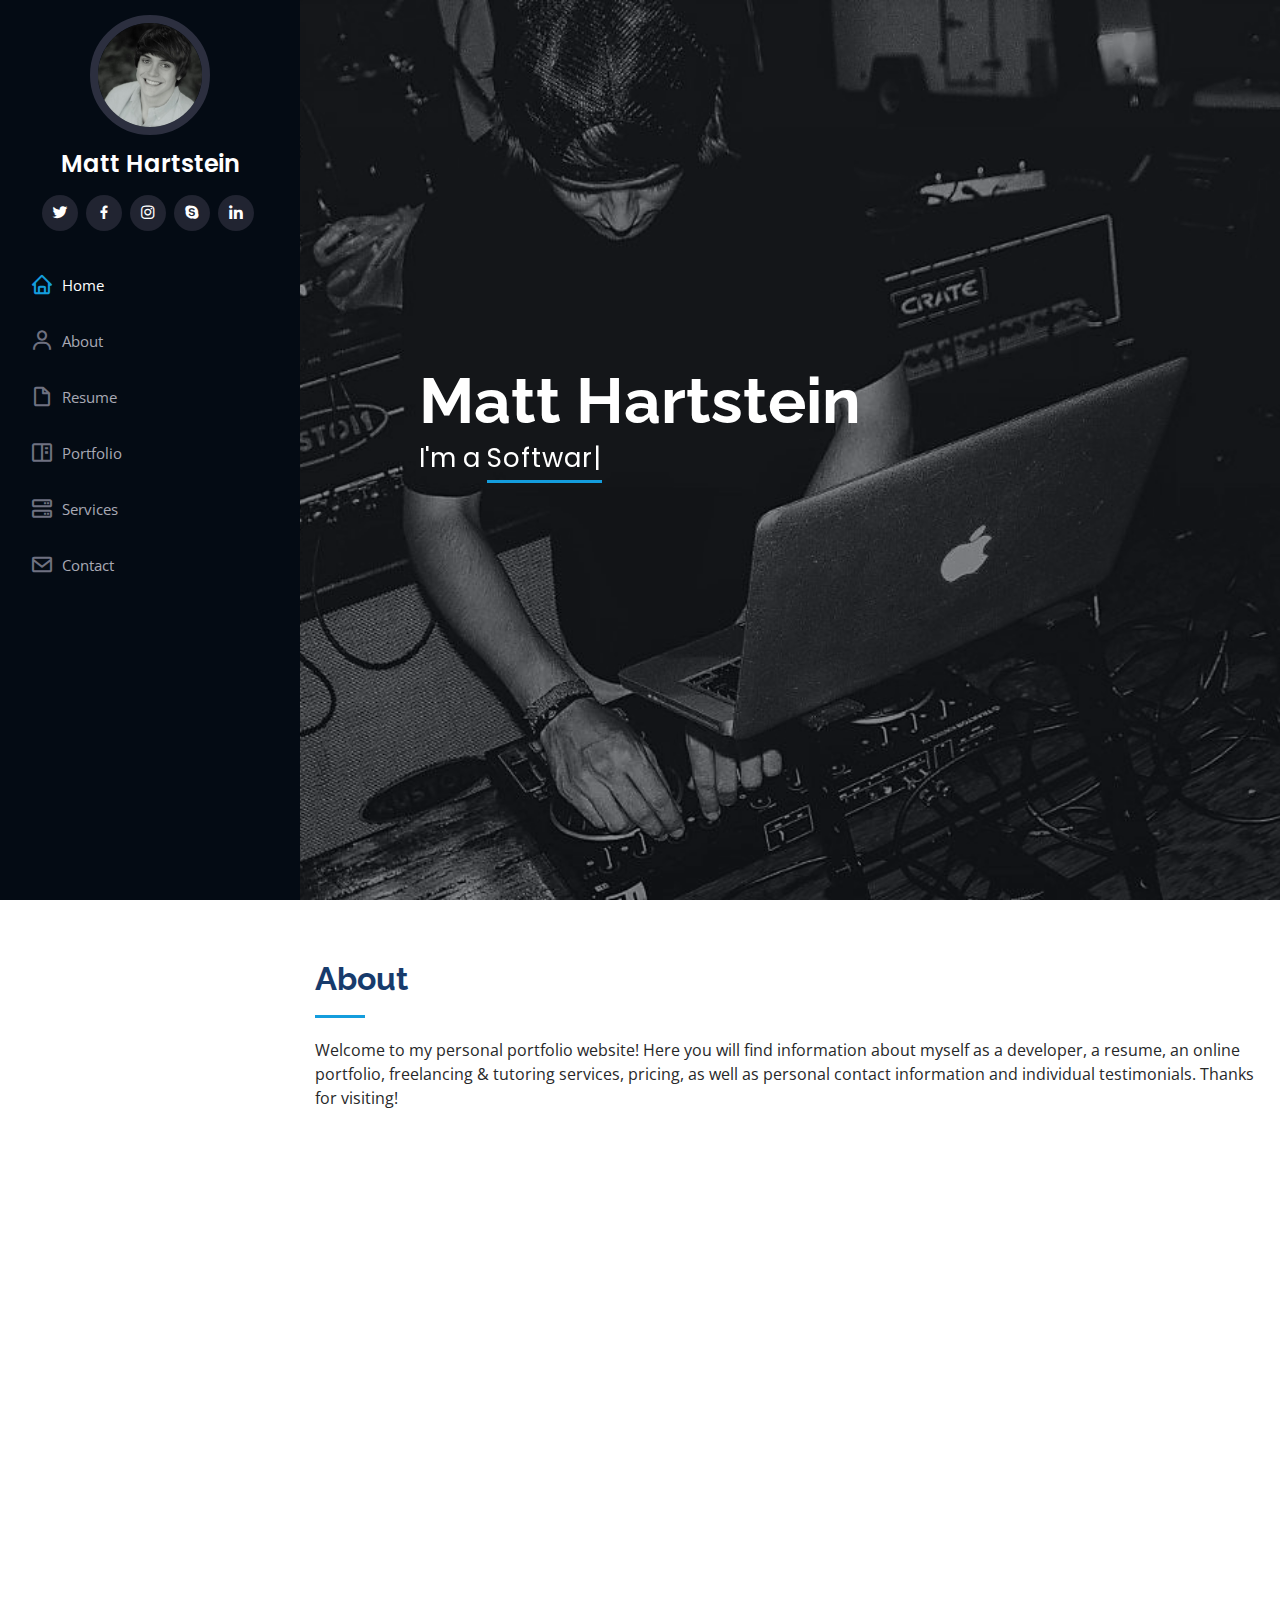
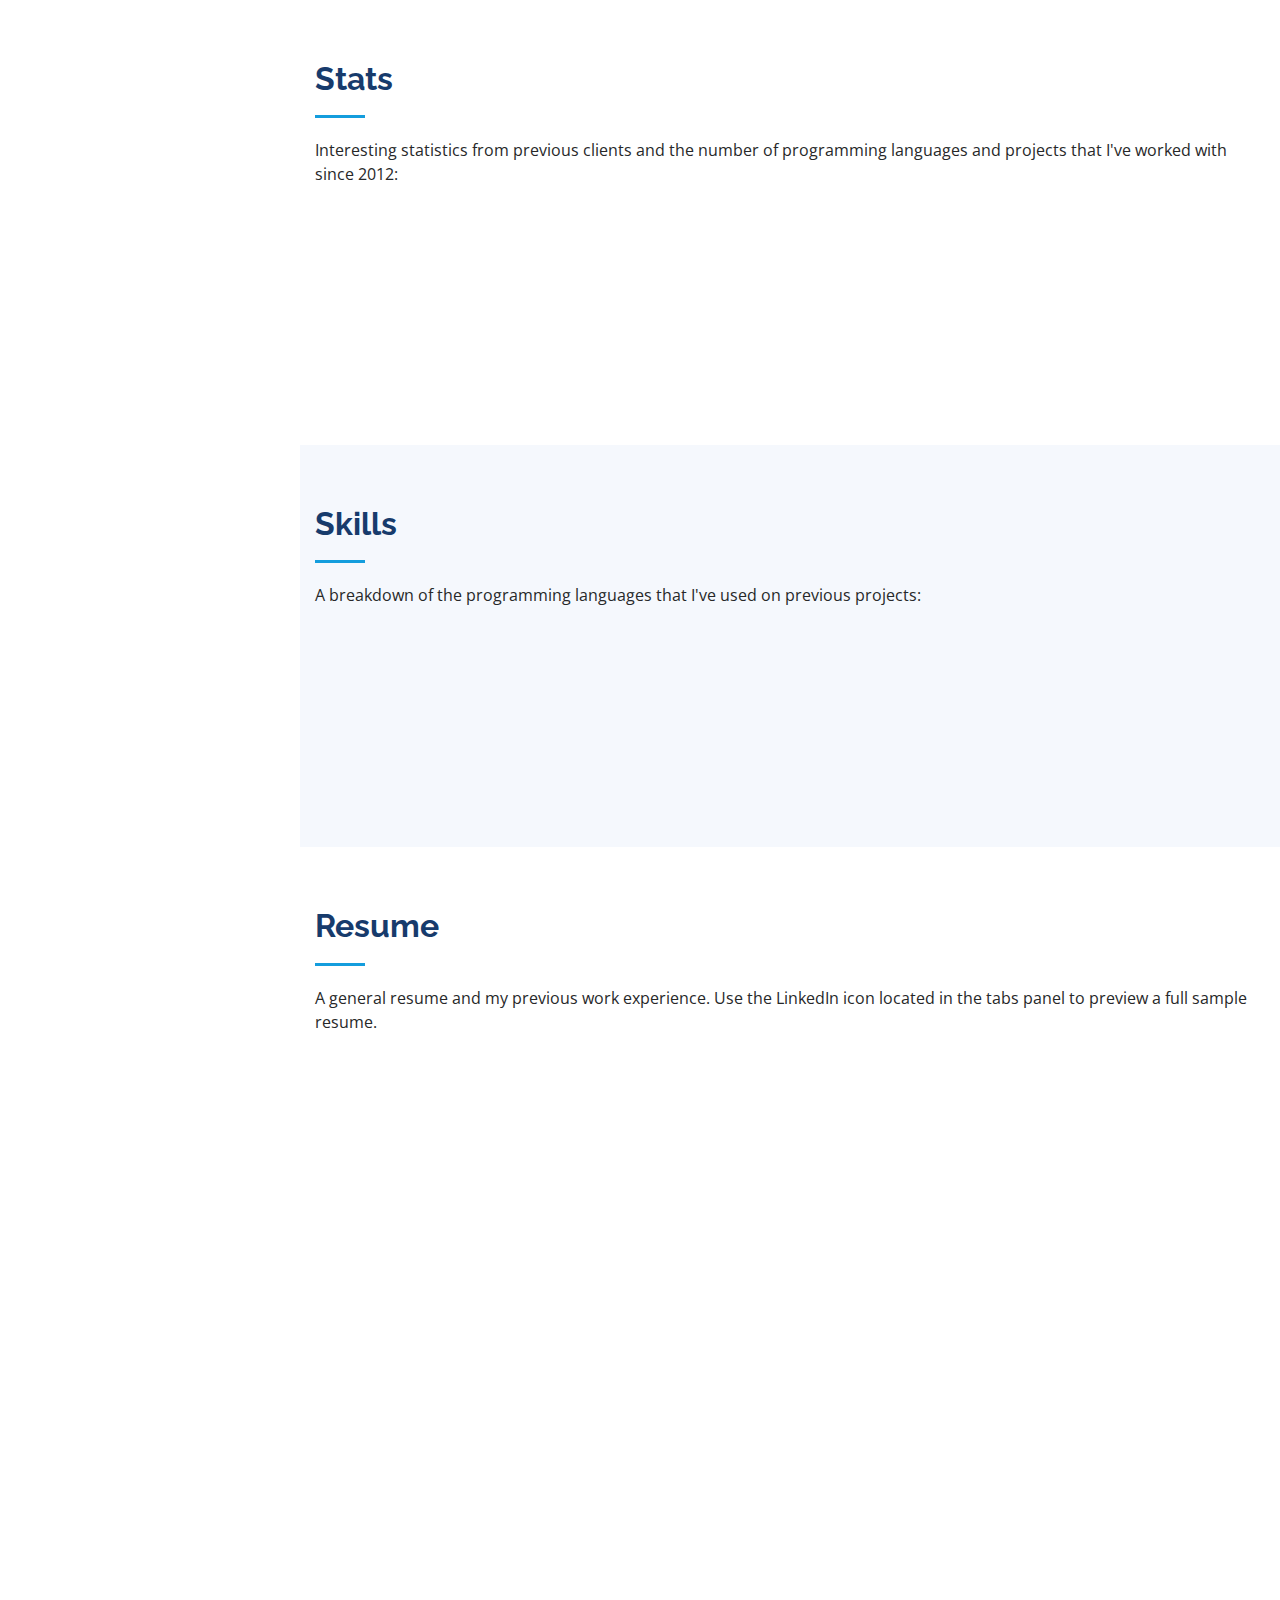
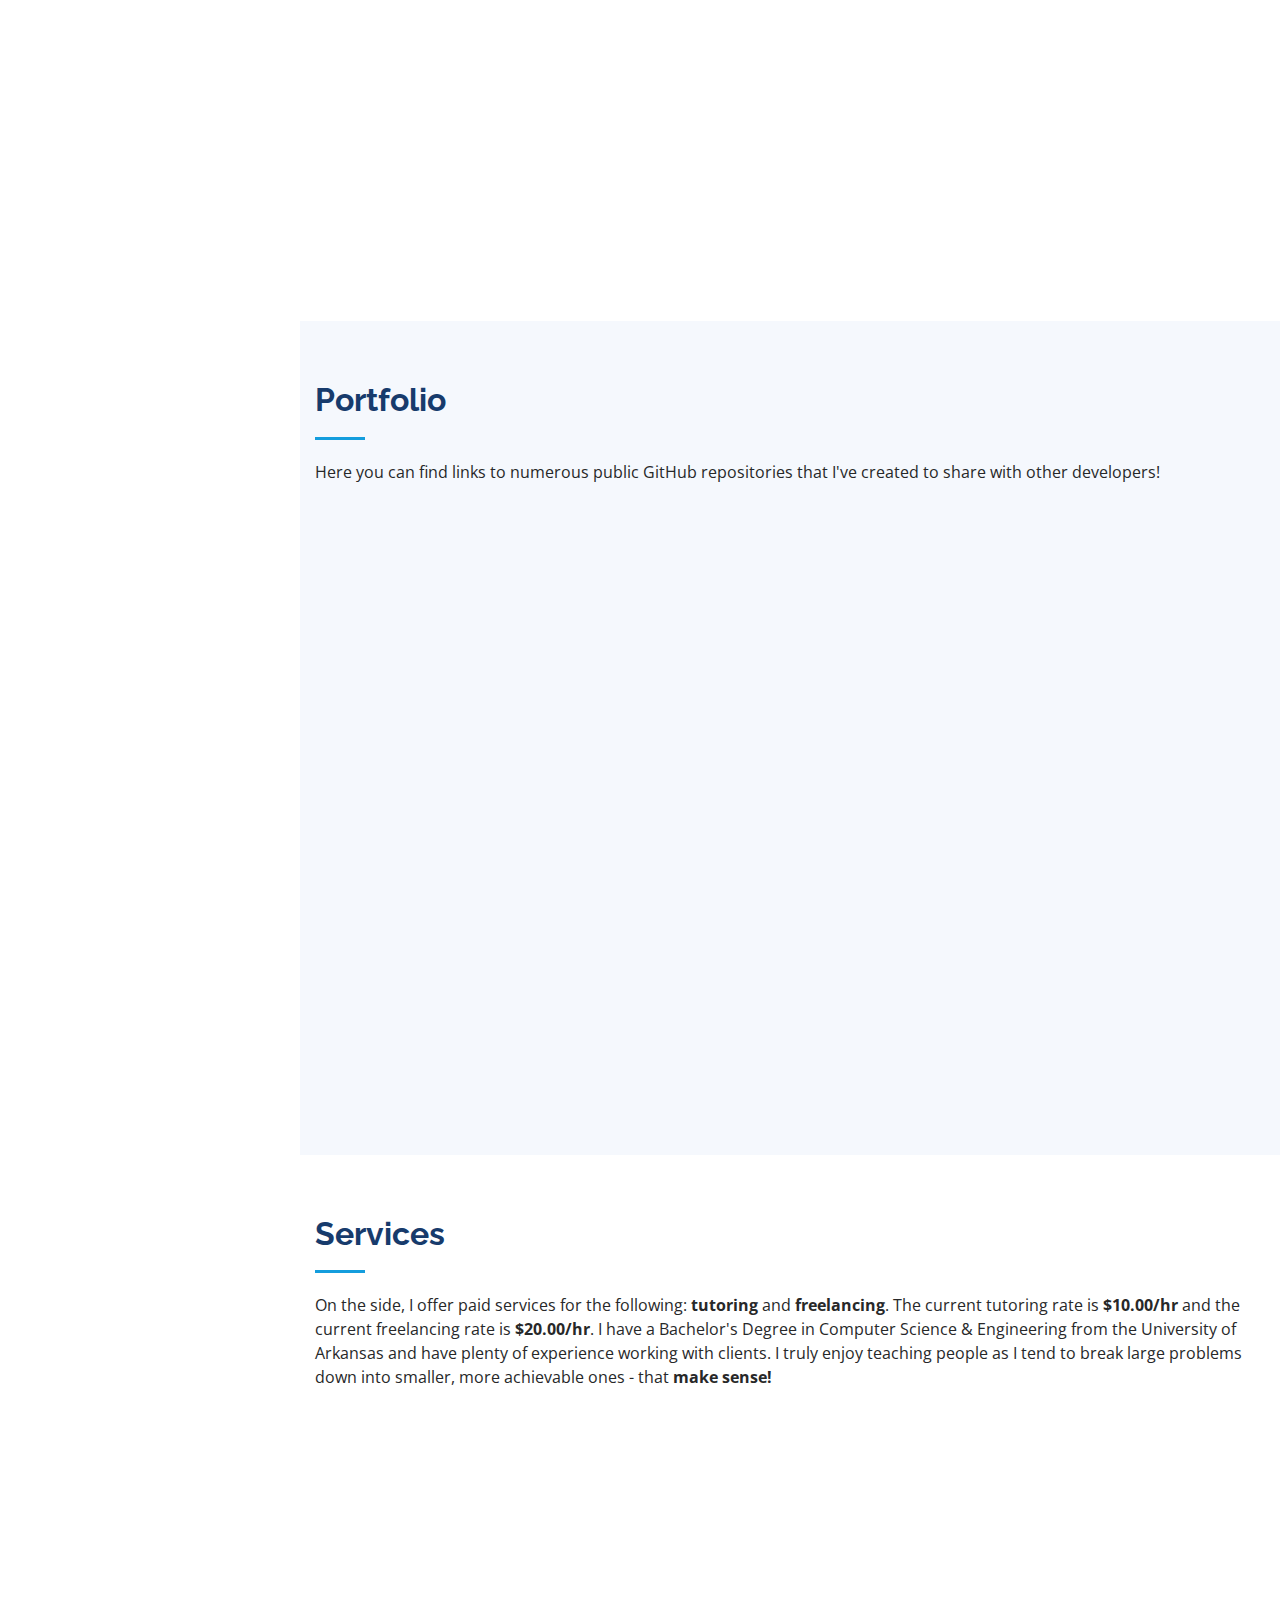
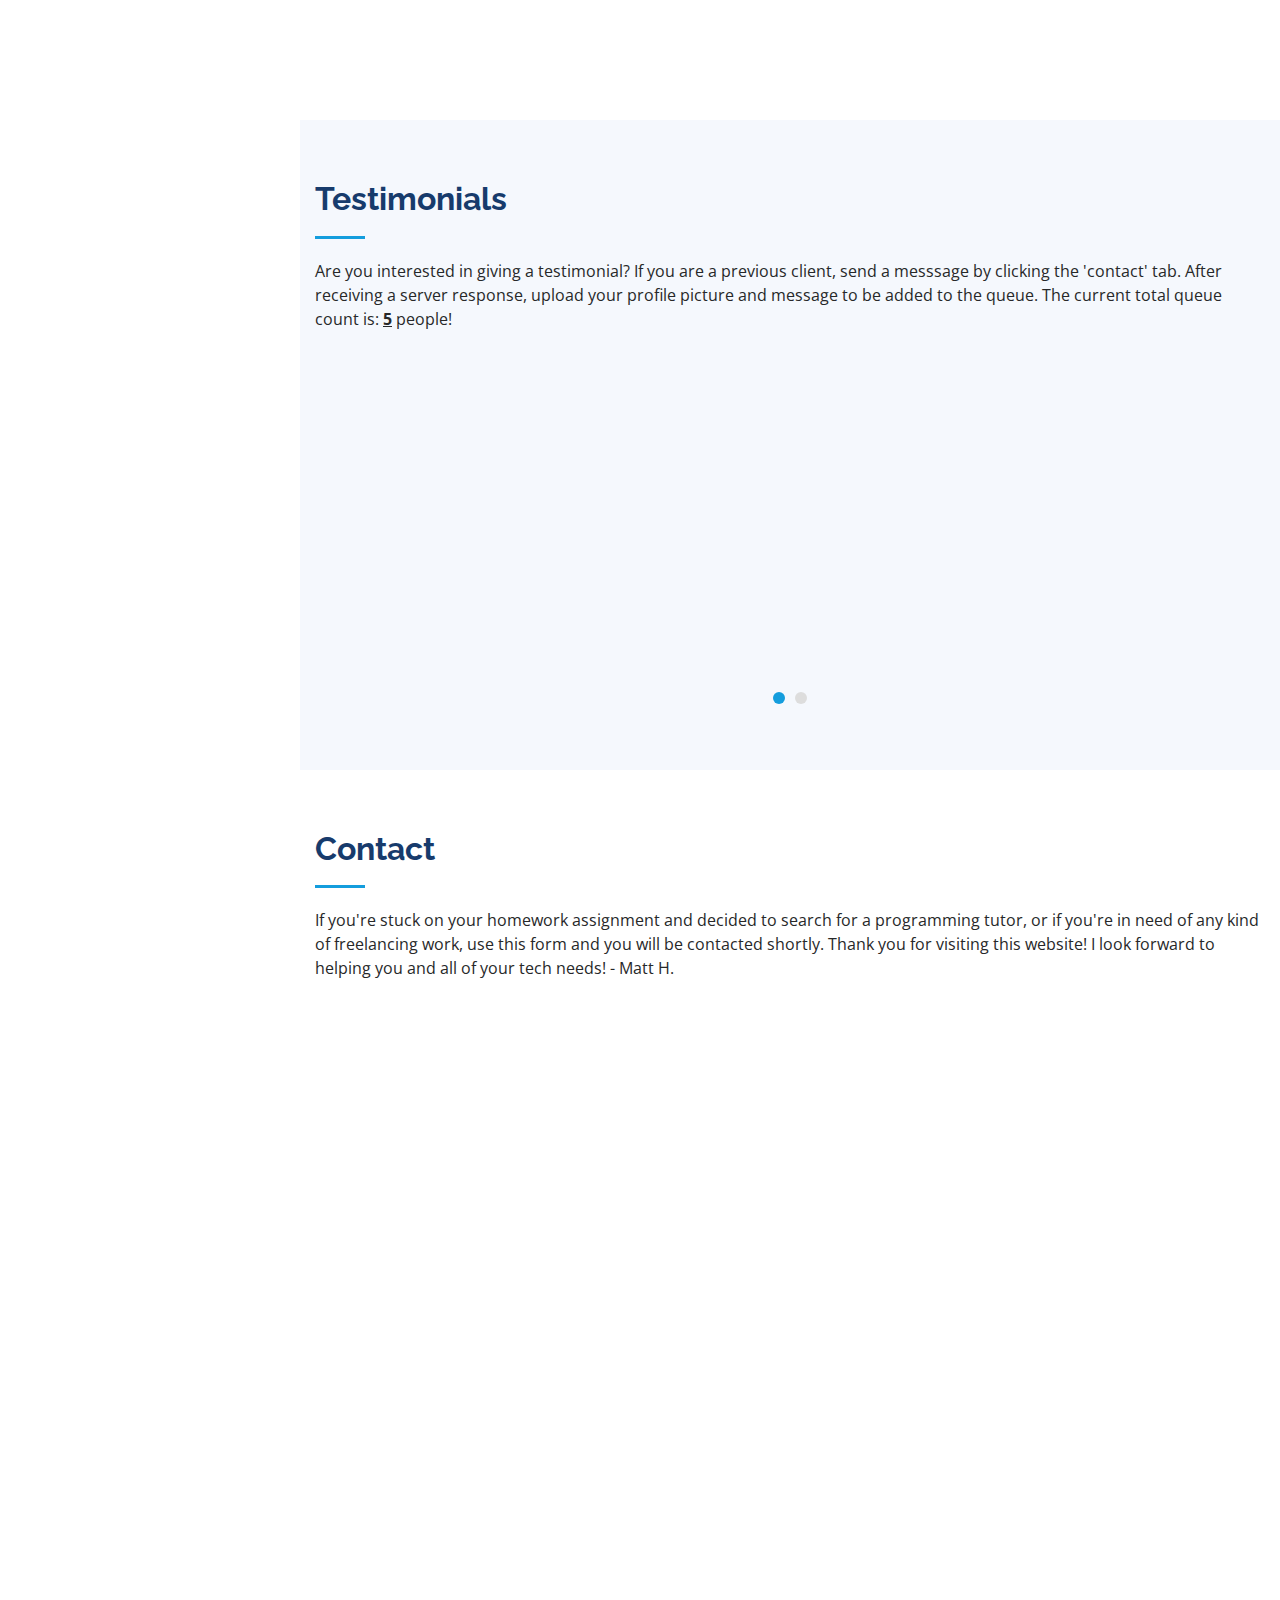
<file: index.html>
<!DOCTYPE html>
<html lang="en">

<head>
  <meta charset="utf-8">
  <meta content="width=device-width, initial-scale=1.0" name="viewport">

  <title>Welcome</title>
  <meta content="" name="description">
  <meta content="" name="keywords">

  <!-- Favicons -->
  <link href="assets/img/favicon.png" rel="icon">
  <link href="assets/img/apple-touch-icon.png" rel="apple-touch-icon">

  <!-- Google Fonts -->
  <link href="https://fonts.googleapis.com/css?family=Open+Sans:300,300i,400,400i,600,600i,700,700i|Raleway:300,300i,400,400i,500,500i,600,600i,700,700i|Poppins:300,300i,400,400i,500,500i,600,600i,700,700i" rel="stylesheet">

  <!-- Vendor CSS Files -->
  <link href="assets/vendor/bootstrap/css/bootstrap.min.css" rel="stylesheet">
  <link href="assets/vendor/icofont/icofont.min.css" rel="stylesheet">
  <link href="assets/vendor/boxicons/css/boxicons.min.css" rel="stylesheet">
  <link href="assets/vendor/venobox/venobox.css" rel="stylesheet">
  <link href="assets/vendor/owl.carousel/assets/owl.carousel.min.css" rel="stylesheet">
  <link href="assets/vendor/aos/aos.css" rel="stylesheet">

  <!-- Template Main CSS File -->
  <link href="assets/css/style.css" rel="stylesheet">
</head>

<body>

  <!-- ======= Mobile nav toggle button ======= -->
  <button type="button" class="mobile-nav-toggle d-xl-none"><i class="icofont-navigation-menu"></i></button>

  <!-- ======= Header ======= -->
  <header id="header">
    <div class="d-flex flex-column">

      <div class="profile">
        <img src="assets/img/profile-img.jpg" alt="" class="img-fluid rounded-circle">                              <!-- ======= Profile Img ======= -->
        <h1 class="text-light"><a href="index.html">Matt Hartstein</a></h1>                                         <!-- ======= Full Name ======= -->
        <div class="social-links mt-3 text-center">
          <a href="https://twitter.com/matthartstein" class="twitter"><i class="bx bxl-twitter"></i></a>            <!-- ======= Twitter Link ======= -->
          <a href="https://www.facebook.com/matt.hartstein/" class="facebook"><i class="bx bxl-facebook"></i></a>   <!-- ======= Facebook Link ======= -->
          <a href="https://www.instagram.com/m_hartstein/" class="instagram"><i class="bx bxl-instagram"></i></a>   <!-- ======= Instagram Link ======= -->
          <a href="https://join.skype.com/invite/qJxTG5i9E400" class="google-plus"><i class="bx bxl-skype"></i></a> <!-- ======= Skype Link ======= -->
          <a href="https://www.linkedin.com/in/matthartstein/" class="linkedin"><i class="bx bxl-linkedin"></i></a> <!-- ======= LinkedIn Link ======= -->
        </div>
      </div>

      <!-- ======= Sidebar Options ======= -->
      <nav class="nav-menu">
        <ul>
          <li class="active"><a href="index.html"><i class="bx bx-home"></i> <span>Home</span></a></li>
          <li><a href="#about"><i class="bx bx-user"></i> <span>About</span></a></li>
          <li><a href="#resume"><i class="bx bx-file-blank"></i> <span>Resume</span></a></li>
          <li><a href="#portfolio"><i class="bx bx-book-content"></i>Portfolio</a></li>
          <li><a href="#services"><i class="bx bx-server"></i>Services</a></li>
          <li><a href="#contact"><i class="bx bx-envelope"></i>Contact</a></li>

        </ul>
      </nav><!-- .nav-menu -->
      <button type="button" class="mobile-nav-toggle d-xl-none"><i class="icofont-navigation-menu"></i></button>

    </div>
  </header><!-- End Header -->

  <!-- ======= Hero Section ======= -->
  <section id="hero" class="d-flex flex-column justify-content-center align-items-center">
    <div class="hero-container" data-aos="fade-in">
      <h1>Matt Hartstein</h1>                                                             <!-- ======= Full Name ======= -->
                                                                                          <!-- ======= Dynamic About Me ======= -->
      <p>I'm a <span class="typed" data-typed-items="Software Engineer, UI/UX Web Developer,
        Mobile App Developer, Video Game Developer, Freelancer, Musician"></span></p>
    </div>
  </section><!-- End Hero -->

  <main id="main">

    <!-- ======= About Section ======= -->
    <section id="about" class="about">
      <div class="container">

        <div class="section-title">
          <h2>About</h2>
          <p>
            Welcome to my personal portfolio website! Here you will find information about myself as a developer,
            a resume, an online portfolio, freelancing & tutoring services, pricing, as well as personal contact
            information and individual testimonials. Thanks for visiting!
          </p>                                                                            <!-- ======= Introduction #1 ======= -->
        </div>

        <div class="row">
          <div class="col-lg-4" data-aos="fade-right">
            <img src="assets/img/profile-img.jpg" class="img-fluid" alt="">
          </div>
          <div class="col-lg-8 pt-4 pt-lg-0 content" data-aos="fade-left">
            <h3>UI/UX Designer &amp; Web Developer</h3>
            <p class="font-italic">
              Currently seeking full time employment for a UI/UX Front End Software Web Development position.
              Willing to <b>relocate</b> and/or <b>work remotely</b> during COVID-19.
            </p>                                                                          <!-- ======= Introduction #2 ======= -->
            <div class="row">
              <div class="col-lg-6">
                <ul>                                                                      <!-- ======= Introduction #3 ======= -->
                  <li><i class="icofont-rounded-right"></i> <strong>Birthday:</strong> September 16, 1993</li>
                  <li><i class="icofont-rounded-right"></i> <strong>Website:</strong> https://github.com/matthartstein</li>
                  <li><i class="icofont-rounded-right"></i> <strong>Phone:</strong> +479 831-1869</li>
                  <li><i class="icofont-rounded-right"></i> <strong>Hometown:</strong> Fort Smith, AR</li>
                </ul>
              </div>
              <div class="col-lg-6">
                <ul>                                                                        <!-- ======= Introduction #4 ======= -->
                  <li><i class="icofont-rounded-right"></i> <strong>Age:</strong> 26</li>
                  <li><i class="icofont-rounded-right"></i> <strong>Degree:</strong> Computer Science & Engineering</li>
                  <li><i class="icofont-rounded-right"></i> <strong>Email:</strong> matthartstein@yahoo.com</li>
                  <li><i class="icofont-rounded-right"></i> <strong>Services:</strong> Available</li>
                </ul>
              </div>
            </div>
            <p>                                                                             <!-- ======= Introduction #5 ======= -->
              A recent Computer Science & Engineering graduate from the University of Arkansas - Fayetteville who is currently
              seeking full time employment and/or freelance opportunities. Skills include: <b>C#, Objective C, C++, Java, Python,
              Flask, Django, HTML, CSS, PHP, JavaScript, Bootstrap, Pandas, Hadoop, Weka, CUDA, OpenGL, mySQL, JSON, DBMS,
              VHDL, MIPS</b>, and much more!
            </p>
          </div>
        </div>

      </div>
    </section><!-- End About Section -->

    <!-- ======= Facts Section ======= -->
    <section id="facts" class="facts">
      <div class="container">

        <div class="section-title">
          <h2>Stats</h2>                                                                                            <!-- ======= Stats Intro ======= -->
          <p>
            Interesting statistics from previous clients and the number of
            programming languages and projects that I've worked with since 2012:
          </p>
        </div>

        <div class="row no-gutters">

          <div class="col-lg-3 col-md-6 d-md-flex align-items-md-stretch" data-aos="fade-up">                       <!-- ======= Stat Titles & Values ======= -->
            <div class="count-box">
              <i class="icofont-simple-smile"></i>
              <span data-toggle="counter-up">5</span>
              <p><strong>Happy Clients</strong></p>
            </div>
          </div>

          <div class="col-lg-3 col-md-6 d-md-flex align-items-md-stretch" data-aos="fade-up" data-aos-delay="100">
            <div class="count-box">
              <i class="icofont-document-folder"></i>
              <span data-toggle="counter-up">33</span>
              <p><strong>Programming Projects</strong></p>
            </div>
          </div>

          <div class="col-lg-3 col-md-6 d-md-flex align-items-md-stretch" data-aos="fade-up" data-aos-delay="200">
            <div class="count-box">
              <i class="icofont-live-support"></i>
              <span data-toggle="counter-up">12</span>
              <p><strong>Coding Languages</strong></p>
            </div>
          </div>

          <div class="col-lg-3 col-md-6 d-md-flex align-items-md-stretch" data-aos="fade-up" data-aos-delay="300">
            <div class="count-box">
              <i class="icofont-users-alt-5"></i>
              <span data-toggle="counter-up">3</span>
              <p><strong>Operating Systems:</strong> Windows, MacOS, Linux</p>
            </div>
          </div>

        </div>

      </div>
    </section><!-- End Facts Section -->

    <!-- ======= Skills Section ======= -->
    <section id="skills" class="skills section-bg">
      <div class="container">

        <div class="section-title">
          <h2>Skills</h2>
          <p>A breakdown of the programming languages that I've used on previous projects:</p>          <!-- ======= Skills Intro ======= -->
        </div>

        <div class="row skills-content">

          <div class="col-lg-6" data-aos="fade-up">

            <div class="progress">
              <span class="skill">HTML <i class="val">15%</i></span>
              <div class="progress-bar-wrap">
                <div class="progress-bar" role="progressbar" aria-valuenow="15" aria-valuemin="0" aria-valuemax="100"></div> <!-- ======= Skill #1 ======= -->
              </div>
            </div>

            <div class="progress">
              <span class="skill">CSS <i class="val">10%</i></span>
              <div class="progress-bar-wrap">
                <div class="progress-bar" role="progressbar" aria-valuenow="10" aria-valuemin="0" aria-valuemax="100"></div>  <!-- ======= Skill #2 ======= -->
              </div>
            </div>

            <div class="progress">
              <span class="skill">JavaScript <i class="val">10%</i></span>
              <div class="progress-bar-wrap">
                <div class="progress-bar" role="progressbar" aria-valuenow="10" aria-valuemin="0" aria-valuemax="100"></div>  <!-- ======= Skill #3 ======= -->
              </div>
            </div>

          </div>

          <div class="col-lg-6" data-aos="fade-up" data-aos-delay="100">

            <div class="progress">
              <span class="skill">C++ <i class="val">25%</i></span>
              <div class="progress-bar-wrap">
                <div class="progress-bar" role="progressbar" aria-valuenow="25" aria-valuemin="0" aria-valuemax="100"></div>  <!-- ======= Skill #4 ======= -->
              </div>
            </div>

            <div class="progress">
              <span class="skill">Java <i class="val">20%</i></span>
              <div class="progress-bar-wrap">
                <div class="progress-bar" role="progressbar" aria-valuenow="20" aria-valuemin="0" aria-valuemax="100"></div>  <!-- ======= Skill #5 ======= -->
              </div>
            </div>

            <div class="progress">
              <span class="skill">Python <i class="val">20%</i></span>
              <div class="progress-bar-wrap">
                <div class="progress-bar" role="progressbar" aria-valuenow="20" aria-valuemin="0" aria-valuemax="100"></div>  <!-- ======= Skill #6 ======= -->
              </div>
            </div>

          </div>

        </div>

      </div>
    </section><!-- End Skills Section -->

    <!-- ======= Resume Section ======= -->
    <section id="resume" class="resume">
      <div class="container">

        <div class="section-title">
          <h2>Resume</h2>
          <p>
            A general resume and my previous work experience.
            Use the LinkedIn icon located in the tabs panel to preview a full sample resume.
          </p>
        </div>

        <div class="row">
          <div class="col-lg-6" data-aos="fade-up">
            <h3 class="resume-title">Sumary</h3>
            <div class="resume-item pb-0">
              <h4>Matthew Hartstein</h4>
              <p><em>
                An innovative and deadline-driven Computer Scientist with 3+ years of professional experience designing and deploying Software Applications,
                Web Applications, Mobile Applications, and Video Game Applications from initial concept to a final, polished deliverable.
              </em></p>
              <ul>
                <li>Fort Smith, AR</li>
                <li>(479) 831-1869</li>
                <li>matthartstein@yahoo.com</li>
              </ul>
            </div>

            <h3 class="resume-title">Education</h3>
            <div class="resume-item">
              <h4>Bachelor of Science - Computer Science & Engineering</h4>
              <h5>2012 - 2020</h5>
              <p><em>University of Arkansas, Fayetteville, AR</em></p>
              <p>The University of Arkansas is a public land-grant, research university in Fayetteville, Arkansas. It is the flagship campus of the University of Arkansas System and the largest, best-known university in the state.</p>
            </div>
            <div class="resume-item">
              <h4>High School Diploma &amp; Honors</h4>
              <h5>2010 - 2012</h5>
              <p><em>Southside High School, Fort Smith, AR</em></p>
            </div>
          </div>
          <div class="col-lg-6" data-aos="fade-up" data-aos-delay="100">
            <h3 class="resume-title">Professional Experience</h3>
            <div class="resume-item">
              <h4>UX/UI Front End Web Developer</h4>
              <h5>2020 - Present</h5>
              <p><em>UAFS, Fort Smith, AR </em></p>
              <ul>
                <li>Design and develop complex, high-quality, high visibility websites.</li>
                <li>Ensure web designs meet current accessibility requirements.</li>
                <li>Provide marketing website support for campaigns.</li>
                <li>Design and develop tools on webpages to provide tracking & accountability.</li>
              </ul>
            </div>
            <div class="resume-item">
              <h4>Freelance Software Developer</h4>
              <h5>2017 - 2019</h5>
              <p><em>Fayetteville, AR</em></p>
              <ul>
                <li>Developed numerous marketing programs (logos, brochures, infographics, presentations, and advertisements).</li>
                <li>Managed up to 5 projects or tasks at a given time while under pressure.</li>
                <li>Recommended and consulted with clients on the most appropriate methods.</li>
                <li>Created 10+ websites and aquired experience working with numerous clients.</li>
              </ul>
            </div>
          </div>
        </div>

      </div>
    </section><!-- End Resume Section -->

    <!-- ======= Portfolio Section ======= -->
    <section id="portfolio" class="portfolio section-bg">
      <div class="container">

        <div class="section-title">
          <h2>Portfolio</h2>
          <p>
            Here you can find links to numerous public GitHub repositories that I've created to share with other developers!
          </p>
        </div>

        <div class="row" data-aos="fade-up">
          <div class="col-lg-12 d-flex justify-content-center">
            <ul id="portfolio-flters">
              <li data-filter="*" class="filter-active">All</li>
              <li data-filter=".filter-app">Apps</li>
              <li data-filter=".filter-card">Web</li>
              <li data-filter=".filter-web">Games</li>
            </ul>
          </div>
        </div>

        <div class="row portfolio-container" data-aos="fade-up" data-aos-delay="100">

          <div class="col-lg-4 col-md-6 portfolio-item filter-app">
            <div class="portfolio-wrap">
              <img src="assets/img/portfolio/portfolio-1.jpg" class="img-fluid" alt="">
              <div class="portfolio-links">
                <a href="assets/img/portfolio/portfolio-1.jpg" data-gall="portfolioGallery" class="venobox" title="App 1"><i class="bx bx-plus"></i></a>
                <a href="portfolio-details.html" title="More Details"><i class="bx bx-link"></i></a>
              </div>
            </div>
          </div>

          <div class="col-lg-4 col-md-6 portfolio-item filter-web">
            <div class="portfolio-wrap">
              <img src="assets/img/portfolio/portfolio-2.jpg" class="img-fluid" alt="">
              <div class="portfolio-links">
                <a href="assets/img/portfolio/portfolio-2.jpg" data-gall="portfolioGallery" class="venobox" title="Web 3"><i class="bx bx-plus"></i></a>
                <a href="portfolio-details.html" title="More Details"><i class="bx bx-link"></i></a>
              </div>
            </div>
          </div>

          <div class="col-lg-4 col-md-6 portfolio-item filter-app">
            <div class="portfolio-wrap">
              <img src="assets/img/portfolio/portfolio-3.jpg" class="img-fluid" alt="">
              <div class="portfolio-links">
                <a href="assets/img/portfolio/portfolio-3.jpg" data-gall="portfolioGallery" class="venobox" title="App 2"><i class="bx bx-plus"></i></a>
                <a href="portfolio-details.html" title="More Details"><i class="bx bx-link"></i></a>
              </div>
            </div>
          </div>

          <div class="col-lg-4 col-md-6 portfolio-item filter-card">
            <div class="portfolio-wrap">
              <img src="assets/img/portfolio/portfolio-4.jpg" class="img-fluid" alt="">
              <div class="portfolio-links">
                <a href="assets/img/portfolio/portfolio-4.jpg" data-gall="portfolioGallery" class="venobox" title="Card 2"><i class="bx bx-plus"></i></a>
                <a href="portfolio-details.html" title="More Details"><i class="bx bx-link"></i></a>
              </div>
            </div>
          </div>

          <div class="col-lg-4 col-md-6 portfolio-item filter-web">
            <div class="portfolio-wrap">
              <img src="assets/img/portfolio/portfolio-5.jpg" class="img-fluid" alt="">
              <div class="portfolio-links">
                <a href="assets/img/portfolio/portfolio-5.jpg" data-gall="portfolioGallery" class="venobox" title="Web 2"><i class="bx bx-plus"></i></a>
                <a href="portfolio-details.html" title="More Details"><i class="bx bx-link"></i></a>
              </div>
            </div>
          </div>

          <div class="col-lg-4 col-md-6 portfolio-item filter-app">
            <div class="portfolio-wrap">
              <img src="assets/img/portfolio/portfolio-6.jpg" class="img-fluid" alt="">
              <div class="portfolio-links">
                <a href="assets/img/portfolio/portfolio-6.jpg" data-gall="portfolioGallery" class="venobox" title="App 3"><i class="bx bx-plus"></i></a>
                <a href="portfolio-details.html" title="More Details"><i class="bx bx-link"></i></a>
              </div>
            </div>
          </div>

        </div>

      </div>
    </section><!-- End Portfolio Section -->

    <!-- ======= Services Section ======= -->
    <section id="services" class="services">
      <div class="container">

        <div class="section-title">
          <h2>Services</h2>
          <p>
            On the side, I offer paid services for the following: <b>tutoring</b> and <b>freelancing</b>.
            The current tutoring rate is <b>$10.00/hr</b> and the current freelancing rate is <b>$20.00/hr</b>.
            I have a Bachelor's Degree in Computer Science & Engineering from the University of Arkansas and have
            plenty of experience working with clients. I truly enjoy teaching people as I tend to break large
            problems down into smaller, more achievable ones - that <b>make sense!</b>
          </p>
        </div>

        <div class="row">
          <div class="col-lg-4 col-md-6 icon-box" data-aos="fade-up">
            <div class="icon"><i class="icofont-computer"></i></div>
            <h4 class="title"><a href="">C++</a></h4>
            <p class="description">6+ years of experience with C++.</p>
          </div>
          <div class="col-lg-4 col-md-6 icon-box" data-aos="fade-up" data-aos-delay="100">
            <div class="icon"><i class="icofont-chart-bar-graph"></i></div>
            <h4 class="title"><a href="">Java</a></h4>
            <p class="description">4+ years of experience with Java.</p>
          </div>
          <div class="col-lg-4 col-md-6 icon-box" data-aos="fade-up" data-aos-delay="200">
            <div class="icon"><i class="icofont-earth"></i></div>
            <h4 class="title"><a href="">Python</a></h4>
            <p class="description">3+ years of experience with Python.</p>
          </div>
          <div class="col-lg-4 col-md-6 icon-box" data-aos="fade-up" data-aos-delay="300">
            <div class="icon"><i class="icofont-image"></i></div>
            <h4 class="title"><a href="">HTML/CSS</a></h4>
            <p class="description">6+ years of experience with HTML/CSS.</p>
          </div>
          <div class="col-lg-4 col-md-6 icon-box" data-aos="fade-up" data-aos-delay="400">
            <div class="icon"><i class="icofont-settings"></i></div>
            <h4 class="title"><a href="">JavaScript</a></h4>
            <p class="description">2+ years of experience with JavaScript.</p>
          </div>
          <div class="col-lg-4 col-md-6 icon-box" data-aos="fade-up" data-aos-delay="500">
            <div class="icon"><i class="icofont-tasks-alt"></i></div>
            <h4 class="title"><a href="">Tutoring</a></h4>
            <p class="description">C++, Java, JavaScript, HTML/CSS, Python.</p>
          </div>
        </div>

      </div>
    </section><!-- End Services Section -->

    <!-- ======= Testimonials Section ======= -->
    <section id="testimonials" class="testimonials section-bg">
      <div class="container">

        <div class="section-title">
          <h2>Testimonials</h2>
          <p>
            Are you interested in giving a testimonial? If you are a previous client,
            send a messsage by clicking the 'contact' tab. After receiving a
            server response, upload your profile picture and message to be added
            to the queue. The current total queue count is: <b><u>5</u></b> people!
          </p>
        </div>

        <div class="owl-carousel testimonials-carousel">

          <div class="testimonial-item" data-aos="fade-up">
            <p>
              <i class="bx bxs-quote-alt-left quote-icon-left"></i>             <!-- ======= Description #1 ======= -->
              [add information]
              <i class="bx bxs-quote-alt-right quote-icon-right"></i>
            </p>
            <img src="assets/img/testimonials/testimonials-1.jpg" class="testimonial-img" alt="">
            <h3>Person #1</h3>                                               <!-- ======= Name #1 ======= -->
            <h4>Ceo &amp; Founder</h4>                                          <!-- ======= Position #1 ======= -->
          </div>

          <div class="testimonial-item" data-aos="fade-up" data-aos-delay="100">
            <p>
              <i class="bx bxs-quote-alt-left quote-icon-left"></i>
              [add information]
              <i class="bx bxs-quote-alt-right quote-icon-right"></i>
            </p>
            <img src="assets/img/testimonials/testimonials-2.jpg" class="testimonial-img" alt="">
            <h3>Person #2</h3>
            <h4>Designer</h4>
          </div>

          <div class="testimonial-item" data-aos="fade-up" data-aos-delay="200">
            <p>
              <i class="bx bxs-quote-alt-left quote-icon-left"></i>
              [add information]
              <i class="bx bxs-quote-alt-right quote-icon-right"></i>
            </p>
            <img src="assets/img/testimonials/testimonials-3.jpg" class="testimonial-img" alt="">
            <h3>Person #3</h3>
            <h4>Store Owner</h4>
          </div>

          <div class="testimonial-item" data-aos="fade-up" data-aos-delay="300">
            <p>
              <i class="bx bxs-quote-alt-left quote-icon-left"></i>
              [add information]
              <i class="bx bxs-quote-alt-right quote-icon-right"></i>
            </p>
            <img src="assets/img/testimonials/testimonials-4.jpg" class="testimonial-img" alt="">
            <h3>Person #4</h3>
            <h4>Freelancer</h4>
          </div>

          <div class="testimonial-item" data-aos="fade-up" data-aos-delay="400">
            <p>
              <i class="bx bxs-quote-alt-left quote-icon-left"></i>
              [add information]
              <i class="bx bxs-quote-alt-right quote-icon-right"></i>
            </p>
            <img src="assets/img/testimonials/testimonials-5.jpg" class="testimonial-img" alt="">
            <h3>Person #5</h3>
            <h4>Entrepreneur</h4>
          </div>

        </div>

      </div>
    </section><!-- End Testimonials Section -->

    <!-- ======= Contact Section ======= -->
    <section id="contact" class="contact">
      <div class="container">

        <div class="section-title">
          <h2>Contact</h2>                                                      <!-- ======= Contact Intro ======= -->
          <p>
            If you're stuck on your homework assignment and decided to search for a programming tutor,
            or if you're in need of any kind of freelancing work, use this form and you will be contacted shortly.
            Thank you for visiting this website! I look forward to helping you and all of your tech needs! - Matt H.
          </p>
        </div>

        <div class="row" data-aos="fade-in">

          <div class="col-lg-5 d-flex align-items-stretch">
            <div class="info">
              <div class="address">
                <i class="icofont-google-map"></i>
                <h4>Location:</h4>
                <p>Fort Smith, AR 72901</p>                                     <!-- ======= Location Input ======= -->
              </div>

              <div class="email">
                <i class="icofont-envelope"></i>
                <h4>Email:</h4>
                <p>matthartstein@yahoo.com</p>                                  <!-- ======= Email Input ======= -->
              </div>

              <div class="phone">
                <i class="icofont-phone"></i>
                <h4>Call:</h4>
                <p>+1 479 831 1869</p>                                          <!-- ======= Phone Input ======= -->
              </div>

                                                                                <!-- ======= Google Maps iFrame Link ======= -->
              <iframe src="https://www.google.com/maps/embed?pb=!1m18!1m12!1m3!1d3253.653608793867!2d-94.37773098489784!3d35.36424188026951!2m3!1f0!2f0!3f0!3m2!1i1024!2i768!4f13.1!3m3!1m2!1s0x87cbb31845e67575%3A0xd616ff27851c7ece!2sRogers%20Ave%2C%20Fort%20Smith%2C%20AR!5e0!3m2!1sen!2sus!4v1597198581441!5m2!1sen!2sus" frameborder="0" style="border:0; width: 100%; height: 290px;" allowfullscreen></iframe>
            </div>

          </div>

          <!-- action="forms/contact.php" -->

          <div class="col-lg-7 mt-5 mt-lg-0 d-flex align-items-stretch">
            <form action="https://script.google.com/macros/s/AKfycbzFHzIA7hcmyWZRpP5CPpERVT7qYhVyUVnVf3p3hA/exec" method="post" role="form" class="php-email-form" enctype="text/plain">
              <div class="form-row">
                <div class="form-group col-md-6">
                  <label for="name">Your Name</label>
                  <input type="text" name="name" class="form-control" id="name" data-rule="minlen:4" data-msg="Please enter at least 4 chars" />
                  <div class="validate"></div>
                </div>
                <div class="form-group col-md-6">
                  <label for="name">Your Email</label>
                  <input type="email" class="form-control" name="email" id="email" data-rule="email" data-msg="Please enter a valid email" />
                  <div class="validate"></div>
                </div>
              </div>
              <div class="form-group">
                <label for="name">Subject</label>
                <input type="text" class="form-control" name="subject" id="subject" data-rule="minlen:4" data-msg="Please enter at least 8 chars of subject" />
                <div class="validate"></div>
              </div>
              <div class="form-group">
                <label for="name">Message</label>
                <textarea class="form-control" name="message" rows="10" data-rule="required" data-msg="Please write something for us"></textarea>
                <div class="validate"></div>
              </div>
              <div class="mb-3">
                <div class="loading">
                  <img src="assets/img/sent.png" alt="">
                  Your message has been sent. Thank you!
                </div>
                <div class="error-message"></div>
                <div class="sent-message">Your message has been sent. Thank you!</div>
              </div>
              <div class="text-center"><button type="submit">Send Message</button></div>
            </form>
          </div>

        </div>

      </div>
    </section><!-- End Contact Section -->

  </main><!-- End #main -->

  <a href="#" class="back-to-top"><i class="icofont-simple-up"></i></a>

  <!-- Vendor JS Files -->
  <script src="assets/vendor/jquery/jquery.min.js"></script>
  <script src="assets/vendor/bootstrap/js/bootstrap.bundle.min.js"></script>
  <script src="assets/vendor/jquery.easing/jquery.easing.min.js"></script>
  <script src="assets/vendor/php-email-form/validate.js"></script>
  <script src="assets/vendor/waypoints/jquery.waypoints.min.js"></script>
  <script src="assets/vendor/counterup/counterup.min.js"></script>
  <script src="assets/vendor/isotope-layout/isotope.pkgd.min.js"></script>
  <script src="assets/vendor/venobox/venobox.min.js"></script>
  <script src="assets/vendor/owl.carousel/owl.carousel.min.js"></script>
  <script src="assets/vendor/typed.js/typed.min.js"></script>
  <script src="assets/vendor/aos/aos.js"></script>

  <!-- Template Main JS File -->
  <script src="assets/js/main.js"></script>

</body>

</html>
</file>
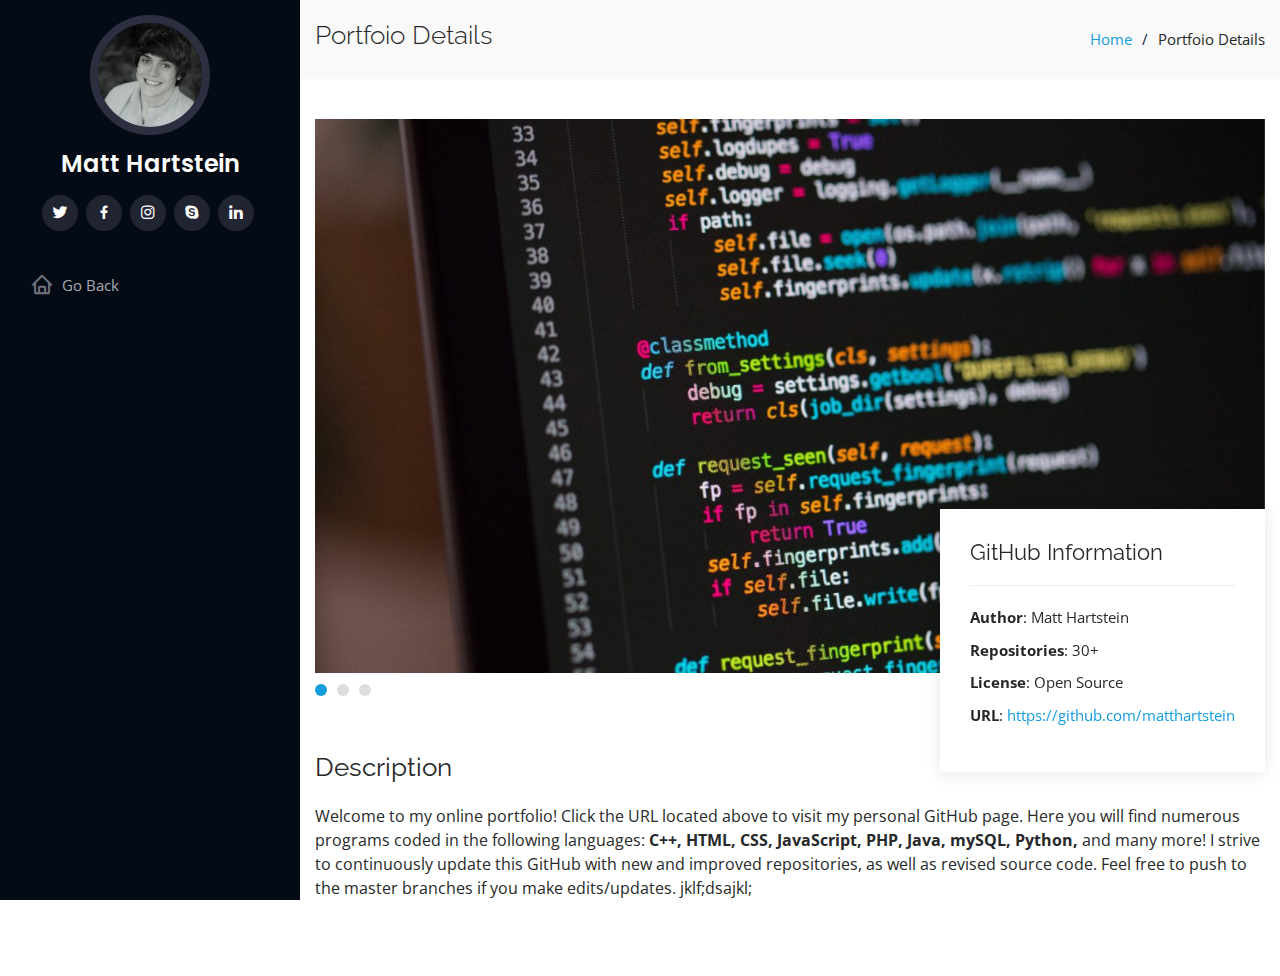
<file: portfolio-details.html>
<!DOCTYPE html>
<html lang="en">

<head>
  <meta charset="utf-8">
  <meta content="width=device-width, initial-scale=1.0" name="viewport">

  <title>Portfolio Details</title>
  <meta content="" name="description">
  <meta content="" name="keywords">

  <!-- Favicons -->
  <link href="assets/img/favicon.png" rel="icon">
  <link href="assets/img/apple-touch-icon.png" rel="apple-touch-icon">

  <!-- Google Fonts -->
  <link href="https://fonts.googleapis.com/css?family=Open+Sans:300,300i,400,400i,600,600i,700,700i|Raleway:300,300i,400,400i,500,500i,600,600i,700,700i|Poppins:300,300i,400,400i,500,500i,600,600i,700,700i" rel="stylesheet">

  <!-- Vendor CSS Files -->
  <link href="assets/vendor/bootstrap/css/bootstrap.min.css" rel="stylesheet">
  <link href="assets/vendor/icofont/icofont.min.css" rel="stylesheet">
  <link href="assets/vendor/boxicons/css/boxicons.min.css" rel="stylesheet">
  <link href="assets/vendor/venobox/venobox.css" rel="stylesheet">
  <link href="assets/vendor/owl.carousel/assets/owl.carousel.min.css" rel="stylesheet">
  <link href="assets/vendor/aos/aos.css" rel="stylesheet">

  <!-- Template Main CSS File -->
  <link href="assets/css/style.css" rel="stylesheet">

</head>

<body>

  <!-- ======= Mobile nav toggle button ======= -->
  <button type="button" class="mobile-nav-toggle d-xl-none"><i class="icofont-navigation-menu"></i></button>

  <!-- ======= Header ======= -->
  <header id="header">
    <div class="d-flex flex-column">

      <div class="profile">
        <img src="assets/img/profile-img.jpg" alt="" class="img-fluid rounded-circle">
        <h1 class="text-light"><a href="index.html">Matt Hartstein</a></h1>
        <div class="social-links mt-3 text-center">
          <a href="https://twitter.com/matthartstein" class="twitter"><i class="bx bxl-twitter"></i></a>
          <a href="https://www.facebook.com/matt.hartstein/" class="facebook"><i class="bx bxl-facebook"></i></a>
          <a href="https://www.instagram.com/m_hartstein/" class="instagram"><i class="bx bxl-instagram"></i></a>
          <a href="https://join.skype.com/invite/qJxTG5i9E400" class="google-plus"><i class="bx bxl-skype"></i></a>
          <a href="https://www.linkedin.com/in/matthartstein/" class="linkedin"><i class="bx bxl-linkedin"></i></a>
        </div>
      </div>

      <nav class="nav-menu">
        <ul>
          <li><a href="index.html"><i class="bx bx-home"></i> <span>Go Back</span></a></li>

        </ul>
      </nav><!-- .nav-menu -->
      <button type="button" class="mobile-nav-toggle d-xl-none"><i class="icofont-navigation-menu"></i></button>

    </div>
  </header><!-- End Header -->

  <main id="main">

    <!-- ======= Breadcrumbs ======= -->
    <section id="breadcrumbs" class="breadcrumbs">
      <div class="container">

        <div class="d-flex justify-content-between align-items-center">
          <h2>Portfoio Details</h2>
          <ol>
            <li><a href="index.html">Home</a></li>
            <li>Portfoio Details</li>
          </ol>
        </div>

      </div>
    </section><!-- End Breadcrumbs -->

    <!-- ======= Portfolio Details Section ======= -->
    <section id="portfolio-details" class="portfolio-details">
      <div class="container">

        <div class="portfolio-details-container">

          <div class="owl-carousel portfolio-details-carousel">
            <img src="assets/img/portfolio-details-1.jpg" class="img-fluid" alt="">
            <img src="assets/img/portfolio-details-2.jpg" class="img-fluid" alt="">
            <img src="assets/img/portfolio-details-3.jpg" class="img-fluid" alt="">
          </div>

          <div class="portfolio-info">
            <h3>GitHub Information</h3>
            <ul>
              <li><strong>Author</strong>: Matt Hartstein</li>
              <li><strong>Repositories</strong>: 30+</li>
              <li><strong>License</strong>: Open Source</li>
              <li><strong>URL</strong>: <a href="https://github.com/matthartstein">https://github.com/matthartstein</a></li>
            </ul>
          </div>

        </div>

        <div class="portfolio-description">
          <h2>Description</h2>
          <p>
            Welcome to my online portfolio! Click the URL located above to visit my personal GitHub page.
            Here you will find numerous programs coded in the following languages: <b>C++, HTML, CSS, JavaScript,
            PHP, Java, mySQL, Python,</b> and many more! I strive to continuously update this GitHub with new
            and improved repositories, as well as revised source code. Feel free to push to the master branches if you
            make edits/updates. jklf;dsajkl;
          </p>
        </div>

      </div>
    </section><!-- End Portfolio Details Section -->

  </main><!-- End #main -->

  <a href="#" class="back-to-top"><i class="icofont-simple-up"></i></a>

  <!-- Vendor JS Files -->
  <script src="assets/vendor/jquery/jquery.min.js"></script>
  <script src="assets/vendor/bootstrap/js/bootstrap.bundle.min.js"></script>
  <script src="assets/vendor/jquery.easing/jquery.easing.min.js"></script>
  <script src="assets/vendor/php-email-form/validate.js"></script>
  <script src="assets/vendor/waypoints/jquery.waypoints.min.js"></script>
  <script src="assets/vendor/counterup/counterup.min.js"></script>
  <script src="assets/vendor/isotope-layout/isotope.pkgd.min.js"></script>
  <script src="assets/vendor/venobox/venobox.min.js"></script>
  <script src="assets/vendor/owl.carousel/owl.carousel.min.js"></script>
  <script src="assets/vendor/typed.js/typed.min.js"></script>
  <script src="assets/vendor/aos/aos.js"></script>

  <!-- Template Main JS File -->
  <script src="assets/js/main.js"></script>

</body>

</html>
</file>
<file: assets/vendor/venobox/venobox.css>
/* ------ venobox.css --------*/
.vbox-overlay *, .vbox-overlay *:before, .vbox-overlay *:after{
    -webkit-backface-visibility: hidden;
    -webkit-box-sizing:border-box;
    -moz-box-sizing:border-box;
    box-sizing:border-box;
}
.vbox-overlay * { 
    -webkit-backface-visibility: visible;
    backface-visibility: visible;
}
.vbox-overlay{
    display: -webkit-flex;
    display: flex;
    -webkit-flex-direction: column;
    flex-direction: column;
    -webkit-justify-content: center;
    justify-content: center;
    -webkit-align-items: center;
    align-items: center;
    position: fixed;
    left: 0;
    top: 0;
    bottom: 0;
    right: 0;
    z-index: 999999;
}

/* ----- navigation ----- */
.vbox-title{
    width: 100%;
    height: 40px;
    float: left;
    text-align: center;
    line-height: 28px;
    font-size: 12px;
    padding: 6px 50px;
    overflow: hidden;
    position: fixed;
    display: none;
    left: 0;
    z-index: 89;
}
.vbox-close{
    cursor: pointer;
    position: fixed;
    top: -1px;
    right: 0;
    width: 50px;
    height: 40px;
    padding: 6px;
    display: block;
    background-position:10px center;
    overflow: hidden;
    font-size: 24px;
    line-height: 1;
    text-align: center;
    z-index: 99;
}
.vbox-left{
    cursor: pointer;
    position: fixed;
    left: 0;
    height: 40px;
    overflow: hidden;
    line-height: 28px;
    font-size: 12px;
    z-index: 99;
    display: flex;
    align-items:center;
}
.vbox-num{
    display: inline-block;
    margin: 6px 0 6px 15px;
}
/* ----- Social share ----- */
.vbox-share{
    line-height: 28px;
    font-size: 12px;
    overflow: hidden;
    position: fixed;
    left: 0;
    z-index: 98;
    display: flex;
    align-items:center;
    justify-content: center;
    width: 100%;
    text-align: center;
}
.vbox-share svg{
    max-height: 28px;
    width: 28px;
    z-index: 10;
    margin-left: 12px;
    margin-top: 6px;
    margin-bottom: 6px;
    vertical-align: middle;
}


/* ----- navigation ARROWS ----- */
.vbox-next, .vbox-prev{
    position: fixed;
    top: 50%;
    margin-top: -15px;
    overflow: hidden;
    cursor: pointer;
    display: block;
    width: 45px;
    height: 45px;
    z-index: 99;
}
.vbox-next span, .vbox-prev span{
    position: relative;
    width: 20px;
    height: 20px;
    border: 2px solid transparent;
    border-top-color: #B6B6B6;
    border-right-color: #B6B6B6;
    text-indent: -100px;
    position: absolute;
    top: 8px;
    display: block;
}
.vbox-prev{
    left: 15px;
}
.vbox-next{
    right: 15px;
}
.vbox-prev span{
    left: 10px;
    -ms-transform: rotate(-135deg);
    -webkit-transform: rotate(-135deg);
    transform: rotate(-135deg);
}
.vbox-next span{
    -ms-transform: rotate(45deg);
    -webkit-transform: rotate(45deg);
    transform: rotate(45deg);
    right: 10px;
}
/* ------- inline window ------ */
.vbox-inline{
    width: 420px;
    height: 315px;
    height: 70vh;
    padding: 10px;
    background: #fff;
    margin: 0 auto;
    overflow: auto;
    text-align: left;
}
/* ------- Video & iFrames window ------ */
.venoframe{
    max-width: 100%;
    width: 100%;
    border: none;
    width: 100%;
    height: 260px;
    height: 70vh;
}
.venoframe.vbvid{
    height: 260px;
}
@media (min-width: 768px) {
    .venoframe, .vbox-inline{
        width: 90%;
        height: 360px;
        height: 70vh;
    }
    .venoframe.vbvid{
        width: 640px;
        height: 360px;
    }
}
@media (min-width: 992px) {
    .venoframe, .vbox-inline{
        max-width: 1200px;
        width: 80%;
        height: 540px;
        height: 70vh;
    }
    .venoframe.vbvid{
        width: 960px;
        height: 540px;
    }
}
/* 
Please do NOT edit this part! 
or at least read this note: http://i.imgur.com/7C0ws9e.gif
*/
.vbox-open{
    overflow: hidden;
}
.vbox-container{
    position: absolute;
    left: 0;
    right: 0;
    top: 0;
    bottom: 0;
    overflow-x: hidden;
    overflow-y: scroll;
    overflow-scrolling: touch;
    -webkit-overflow-scrolling: touch;
    z-index: 20;
    max-height: 100%;

}

.vbox-content{
    text-align: center;
    float: left;
    width: 100%;
    position: relative;
    overflow: hidden;
    padding: 20px 4%;
}
.vbox-container img{
    max-width: 100%;
    height: auto;
}
.vbox-figlio{
    box-shadow: 0 0 12px rgba(0,0,0,0.19), 0 6px 6px rgba(0,0,0,0.23);
    max-width: 100%;
    text-align: initial;
}
img.vbox-figlio{
    -webkit-user-select: none;
-khtml-user-select: none;
-moz-user-select: none;
-o-user-select: none;
user-select: none;
}
.vbox-content.swipe-left{
    margin-left: -200px !important;
}
.vbox-content.swipe-right{
    margin-left: 200px !important;
}
.vbox-animated{
    webkit-transition: margin 300ms ease-out;
    transition: margin 300ms ease-out;
}

/* ---------- preloader ----------
 * SPINKIT 
 * http://tobiasahlin.com/spinkit/
-------------------------------- */
.sk-double-bounce,.sk-rotating-plane{width:40px;height:40px;margin:40px auto}.sk-rotating-plane{background-color:#333;-webkit-animation:sk-rotatePlane 1.2s infinite ease-in-out;animation:sk-rotatePlane 1.2s infinite ease-in-out}@-webkit-keyframes sk-rotatePlane{0%{-webkit-transform:perspective(120px) rotateX(0) rotateY(0);transform:perspective(120px) rotateX(0) rotateY(0)}50%{-webkit-transform:perspective(120px) rotateX(-180.1deg) rotateY(0);transform:perspective(120px) rotateX(-180.1deg) rotateY(0)}100%{-webkit-transform:perspective(120px) rotateX(-180deg) rotateY(-179.9deg);transform:perspective(120px) rotateX(-180deg) rotateY(-179.9deg)}}@keyframes sk-rotatePlane{0%{-webkit-transform:perspective(120px) rotateX(0) rotateY(0);transform:perspective(120px) rotateX(0) rotateY(0)}50%{-webkit-transform:perspective(120px) rotateX(-180.1deg) rotateY(0);transform:perspective(120px) rotateX(-180.1deg) rotateY(0)}100%{-webkit-transform:perspective(120px) rotateX(-180deg) rotateY(-179.9deg);transform:perspective(120px) rotateX(-180deg) rotateY(-179.9deg)}}.sk-double-bounce{position:relative}.sk-double-bounce .sk-child{width:100%;height:100%;border-radius:50%;background-color:#333;opacity:.6;position:absolute;top:0;left:0;-webkit-animation:sk-doubleBounce 2s infinite ease-in-out;animation:sk-doubleBounce 2s infinite ease-in-out}.sk-chasing-dots .sk-child,.sk-spinner-pulse,.sk-three-bounce .sk-child{background-color:#333;border-radius:100%}.sk-double-bounce .sk-double-bounce2{-webkit-animation-delay:-1s;animation-delay:-1s}@-webkit-keyframes sk-doubleBounce{0%,100%{-webkit-transform:scale(0);transform:scale(0)}50%{-webkit-transform:scale(1);transform:scale(1)}}@keyframes sk-doubleBounce{0%,100%{-webkit-transform:scale(0);transform:scale(0)}50%{-webkit-transform:scale(1);transform:scale(1)}}.sk-wave{margin:40px auto;width:50px;height:40px;text-align:center;font-size:10px}.sk-wave .sk-rect{background-color:#333;height:100%;width:6px;display:inline-block;-webkit-animation:sk-waveStretchDelay 1.2s infinite ease-in-out;animation:sk-waveStretchDelay 1.2s infinite ease-in-out}.sk-wave .sk-rect1{-webkit-animation-delay:-1.2s;animation-delay:-1.2s}.sk-wave .sk-rect2{-webkit-animation-delay:-1.1s;animation-delay:-1.1s}.sk-wave .sk-rect3{-webkit-animation-delay:-1s;animation-delay:-1s}.sk-wave .sk-rect4{-webkit-animation-delay:-.9s;animation-delay:-.9s}.sk-wave .sk-rect5{-webkit-animation-delay:-.8s;animation-delay:-.8s}@-webkit-keyframes sk-waveStretchDelay{0%,100%,40%{-webkit-transform:scaleY(.4);transform:scaleY(.4)}20%{-webkit-transform:scaleY(1);transform:scaleY(1)}}@keyframes sk-waveStretchDelay{0%,100%,40%{-webkit-transform:scaleY(.4);transform:scaleY(.4)}20%{-webkit-transform:scaleY(1);transform:scaleY(1)}}.sk-wandering-cubes{margin:40px auto;width:40px;height:40px;position:relative}.sk-wandering-cubes .sk-cube{background-color:#333;width:10px;height:10px;position:absolute;top:0;left:0;-webkit-animation:sk-wanderingCube 1.8s ease-in-out -1.8s infinite both;animation:sk-wanderingCube 1.8s ease-in-out -1.8s infinite both}.sk-chasing-dots,.sk-spinner-pulse{width:40px;height:40px;margin:40px auto}.sk-wandering-cubes .sk-cube2{-webkit-animation-delay:-.9s;animation-delay:-.9s}@-webkit-keyframes sk-wanderingCube{0%{-webkit-transform:rotate(0);transform:rotate(0)}25%{-webkit-transform:translateX(30px) rotate(-90deg) scale(.5);transform:translateX(30px) rotate(-90deg) scale(.5)}50%{-webkit-transform:translateX(30px) translateY(30px) rotate(-179deg);transform:translateX(30px) translateY(30px) rotate(-179deg)}50.1%{-webkit-transform:translateX(30px) translateY(30px) rotate(-180deg);transform:translateX(30px) translateY(30px) rotate(-180deg)}75%{-webkit-transform:translateX(0) translateY(30px) rotate(-270deg) scale(.5);transform:translateX(0) translateY(30px) rotate(-270deg) scale(.5)}100%{-webkit-transform:rotate(-360deg);transform:rotate(-360deg)}}@keyframes sk-wanderingCube{0%{-webkit-transform:rotate(0);transform:rotate(0)}25%{-webkit-transform:translateX(30px) rotate(-90deg) scale(.5);transform:translateX(30px) rotate(-90deg) scale(.5)}50%{-webkit-transform:translateX(30px) translateY(30px) rotate(-179deg);transform:translateX(30px) translateY(30px) rotate(-179deg)}50.1%{-webkit-transform:translateX(30px) translateY(30px) rotate(-180deg);transform:translateX(30px) translateY(30px) rotate(-180deg)}75%{-webkit-transform:translateX(0) translateY(30px) rotate(-270deg) scale(.5);transform:translateX(0) translateY(30px) rotate(-270deg) scale(.5)}100%{-webkit-transform:rotate(-360deg);transform:rotate(-360deg)}}.sk-spinner-pulse{-webkit-animation:sk-pulseScaleOut 1s infinite ease-in-out;animation:sk-pulseScaleOut 1s infinite ease-in-out}@-webkit-keyframes sk-pulseScaleOut{0%{-webkit-transform:scale(0);transform:scale(0)}100%{-webkit-transform:scale(1);transform:scale(1);opacity:0}}@keyframes sk-pulseScaleOut{0%{-webkit-transform:scale(0);transform:scale(0)}100%{-webkit-transform:scale(1);transform:scale(1);opacity:0}}.sk-chasing-dots{position:relative;text-align:center;-webkit-animation:sk-chasingDotsRotate 2s infinite linear;animation:sk-chasingDotsRotate 2s infinite linear}.sk-chasing-dots .sk-child{width:60%;height:60%;display:inline-block;position:absolute;top:0;-webkit-animation:sk-chasingDotsBounce 2s infinite ease-in-out;animation:sk-chasingDotsBounce 2s infinite ease-in-out}.sk-chasing-dots .sk-dot2{top:auto;bottom:0;-webkit-animation-delay:-1s;animation-delay:-1s}@-webkit-keyframes sk-chasingDotsRotate{100%{-webkit-transform:rotate(360deg);transform:rotate(360deg)}}@keyframes sk-chasingDotsRotate{100%{-webkit-transform:rotate(360deg);transform:rotate(360deg)}}@-webkit-keyframes sk-chasingDotsBounce{0%,100%{-webkit-transform:scale(0);transform:scale(0)}50%{-webkit-transform:scale(1);transform:scale(1)}}@keyframes sk-chasingDotsBounce{0%,100%{-webkit-transform:scale(0);transform:scale(0)}50%{-webkit-transform:scale(1);transform:scale(1)}}.sk-three-bounce{margin:40px auto;width:80px;text-align:center}.sk-three-bounce .sk-child{width:20px;height:20px;display:inline-block;-webkit-animation:sk-three-bounce 1.4s ease-in-out 0s infinite both;animation:sk-three-bounce 1.4s ease-in-out 0s infinite both}.sk-circle .sk-child:before,.sk-fading-circle .sk-circle:before{display:block;border-radius:100%;content:'';background-color:#333}.sk-three-bounce .sk-bounce1{-webkit-animation-delay:-.32s;animation-delay:-.32s}.sk-three-bounce .sk-bounce2{-webkit-animation-delay:-.16s;animation-delay:-.16s}@-webkit-keyframes sk-three-bounce{0%,100%,80%{-webkit-transform:scale(0);transform:scale(0)}40%{-webkit-transform:scale(1);transform:scale(1)}}@keyframes sk-three-bounce{0%,100%,80%{-webkit-transform:scale(0);transform:scale(0)}40%{-webkit-transform:scale(1);transform:scale(1)}}.sk-circle{margin:40px auto;width:40px;height:40px;position:relative}.sk-circle .sk-child{width:100%;height:100%;position:absolute;left:0;top:0}.sk-circle .sk-child:before{margin:0 auto;width:15%;height:15%;-webkit-animation:sk-circleBounceDelay 1.2s infinite ease-in-out both;animation:sk-circleBounceDelay 1.2s infinite ease-in-out both}.sk-circle .sk-circle2{-webkit-transform:rotate(30deg);-ms-transform:rotate(30deg);transform:rotate(30deg)}.sk-circle .sk-circle3{-webkit-transform:rotate(60deg);-ms-transform:rotate(60deg);transform:rotate(60deg)}.sk-circle .sk-circle4{-webkit-transform:rotate(90deg);-ms-transform:rotate(90deg);transform:rotate(90deg)}.sk-circle .sk-circle5{-webkit-transform:rotate(120deg);-ms-transform:rotate(120deg);transform:rotate(120deg)}.sk-circle .sk-circle6{-webkit-transform:rotate(150deg);-ms-transform:rotate(150deg);transform:rotate(150deg)}.sk-circle .sk-circle7{-webkit-transform:rotate(180deg);-ms-transform:rotate(180deg);transform:rotate(180deg)}.sk-circle .sk-circle8{-webkit-transform:rotate(210deg);-ms-transform:rotate(210deg);transform:rotate(210deg)}.sk-circle .sk-circle9{-webkit-transform:rotate(240deg);-ms-transform:rotate(240deg);transform:rotate(240deg)}.sk-circle .sk-circle10{-webkit-transform:rotate(270deg);-ms-transform:rotate(270deg);transform:rotate(270deg)}.sk-circle .sk-circle11{-webkit-transform:rotate(300deg);-ms-transform:rotate(300deg);transform:rotate(300deg)}.sk-circle .sk-circle12{-webkit-transform:rotate(330deg);-ms-transform:rotate(330deg);transform:rotate(330deg)}.sk-circle .sk-circle2:before{-webkit-animation-delay:-1.1s;animation-delay:-1.1s}.sk-circle .sk-circle3:before{-webkit-animation-delay:-1s;animation-delay:-1s}.sk-circle .sk-circle4:before{-webkit-animation-delay:-.9s;animation-delay:-.9s}.sk-circle .sk-circle5:before{-webkit-animation-delay:-.8s;animation-delay:-.8s}.sk-circle .sk-circle6:before{-webkit-animation-delay:-.7s;animation-delay:-.7s}.sk-circle .sk-circle7:before{-webkit-animation-delay:-.6s;animation-delay:-.6s}.sk-circle .sk-circle8:before{-webkit-animation-delay:-.5s;animation-delay:-.5s}.sk-circle .sk-circle9:before{-webkit-animation-delay:-.4s;animation-delay:-.4s}.sk-circle .sk-circle10:before{-webkit-animation-delay:-.3s;animation-delay:-.3s}.sk-circle .sk-circle11:before{-webkit-animation-delay:-.2s;animation-delay:-.2s}.sk-circle .sk-circle12:before{-webkit-animation-delay:-.1s;animation-delay:-.1s}@-webkit-keyframes sk-circleBounceDelay{0%,100%,80%{-webkit-transform:scale(0);transform:scale(0)}40%{-webkit-transform:scale(1);transform:scale(1)}}@keyframes sk-circleBounceDelay{0%,100%,80%{-webkit-transform:scale(0);transform:scale(0)}40%{-webkit-transform:scale(1);transform:scale(1)}}.sk-cube-grid{width:40px;height:40px;margin:40px auto}.sk-cube-grid .sk-cube{width:33.33%;height:33.33%;background-color:#333;float:left;-webkit-animation:sk-cubeGridScaleDelay 1.3s infinite ease-in-out;animation:sk-cubeGridScaleDelay 1.3s infinite ease-in-out}.sk-cube-grid .sk-cube1{-webkit-animation-delay:.2s;animation-delay:.2s}.sk-cube-grid .sk-cube2{-webkit-animation-delay:.3s;animation-delay:.3s}.sk-cube-grid .sk-cube3{-webkit-animation-delay:.4s;animation-delay:.4s}.sk-cube-grid .sk-cube4{-webkit-animation-delay:.1s;animation-delay:.1s}.sk-cube-grid .sk-cube5{-webkit-animation-delay:.2s;animation-delay:.2s}.sk-cube-grid .sk-cube6{-webkit-animation-delay:.3s;animation-delay:.3s}.sk-cube-grid .sk-cube7{-webkit-animation-delay:0ms;animation-delay:0ms}.sk-cube-grid .sk-cube8{-webkit-animation-delay:.1s;animation-delay:.1s}.sk-cube-grid .sk-cube9{-webkit-animation-delay:.2s;animation-delay:.2s}@-webkit-keyframes sk-cubeGridScaleDelay{0%,100%,70%{-webkit-transform:scale3D(1,1,1);transform:scale3D(1,1,1)}35%{-webkit-transform:scale3D(0,0,1);transform:scale3D(0,0,1)}}@keyframes sk-cubeGridScaleDelay{0%,100%,70%{-webkit-transform:scale3D(1,1,1);transform:scale3D(1,1,1)}35%{-webkit-transform:scale3D(0,0,1);transform:scale3D(0,0,1)}}.sk-fading-circle{margin:40px auto;width:40px;height:40px;position:relative}.sk-fading-circle .sk-circle{width:100%;height:100%;position:absolute;left:0;top:0}.sk-fading-circle .sk-circle:before{margin:0 auto;width:15%;height:15%;-webkit-animation:sk-circleFadeDelay 1.2s infinite ease-in-out both;animation:sk-circleFadeDelay 1.2s infinite ease-in-out both}.sk-fading-circle .sk-circle2{-webkit-transform:rotate(30deg);-ms-transform:rotate(30deg);transform:rotate(30deg)}.sk-fading-circle .sk-circle3{-webkit-transform:rotate(60deg);-ms-transform:rotate(60deg);transform:rotate(60deg)}.sk-fading-circle .sk-circle4{-webkit-transform:rotate(90deg);-ms-transform:rotate(90deg);transform:rotate(90deg)}.sk-fading-circle .sk-circle5{-webkit-transform:rotate(120deg);-ms-transform:rotate(120deg);transform:rotate(120deg)}.sk-fading-circle .sk-circle6{-webkit-transform:rotate(150deg);-ms-transform:rotate(150deg);transform:rotate(150deg)}.sk-fading-circle .sk-circle7{-webkit-transform:rotate(180deg);-ms-transform:rotate(180deg);transform:rotate(180deg)}.sk-fading-circle .sk-circle8{-webkit-transform:rotate(210deg);-ms-transform:rotate(210deg);transform:rotate(210deg)}.sk-fading-circle .sk-circle9{-webkit-transform:rotate(240deg);-ms-transform:rotate(240deg);transform:rotate(240deg)}.sk-fading-circle .sk-circle10{-webkit-transform:rotate(270deg);-ms-transform:rotate(270deg);transform:rotate(270deg)}.sk-fading-circle .sk-circle11{-webkit-transform:rotate(300deg);-ms-transform:rotate(300deg);transform:rotate(300deg)}.sk-fading-circle .sk-circle12{-webkit-transform:rotate(330deg);-ms-transform:rotate(330deg);transform:rotate(330deg)}.sk-fading-circle .sk-circle2:before{-webkit-animation-delay:-1.1s;animation-delay:-1.1s}.sk-fading-circle .sk-circle3:before{-webkit-animation-delay:-1s;animation-delay:-1s}.sk-fading-circle .sk-circle4:before{-webkit-animation-delay:-.9s;animation-delay:-.9s}.sk-fading-circle .sk-circle5:before{-webkit-animation-delay:-.8s;animation-delay:-.8s}.sk-fading-circle .sk-circle6:before{-webkit-animation-delay:-.7s;animation-delay:-.7s}.sk-fading-circle .sk-circle7:before{-webkit-animation-delay:-.6s;animation-delay:-.6s}.sk-fading-circle .sk-circle8:before{-webkit-animation-delay:-.5s;animation-delay:-.5s}.sk-fading-circle .sk-circle9:before{-webkit-animation-delay:-.4s;animation-delay:-.4s}.sk-fading-circle .sk-circle10:before{-webkit-animation-delay:-.3s;animation-delay:-.3s}.sk-fading-circle .sk-circle11:before{-webkit-animation-delay:-.2s;animation-delay:-.2s}.sk-fading-circle .sk-circle12:before{-webkit-animation-delay:-.1s;animation-delay:-.1s}@-webkit-keyframes sk-circleFadeDelay{0%,100%,39%{opacity:0}40%{opacity:1}}@keyframes sk-circleFadeDelay{0%,100%,39%{opacity:0}40%{opacity:1}}.sk-folding-cube{margin:40px auto;width:40px;height:40px;position:relative;-webkit-transform:rotateZ(45deg);transform:rotateZ(45deg)}.sk-folding-cube .sk-cube{float:left;width:50%;height:50%;position:relative;-webkit-transform:scale(1.1);-ms-transform:scale(1.1);transform:scale(1.1)}.sk-folding-cube .sk-cube:before{content:'';position:absolute;top:0;left:0;width:100%;height:100%;background-color:#333;-webkit-animation:sk-foldCubeAngle 2.4s infinite linear both;animation:sk-foldCubeAngle 2.4s infinite linear both;-webkit-transform-origin:100% 100%;-ms-transform-origin:100% 100%;transform-origin:100% 100%}.sk-folding-cube .sk-cube2{-webkit-transform:scale(1.1) rotateZ(90deg);transform:scale(1.1) rotateZ(90deg)}.sk-folding-cube .sk-cube3{-webkit-transform:scale(1.1) rotateZ(180deg);transform:scale(1.1) rotateZ(180deg)}.sk-folding-cube .sk-cube4{-webkit-transform:scale(1.1) rotateZ(270deg);transform:scale(1.1) rotateZ(270deg)}.sk-folding-cube .sk-cube2:before{-webkit-animation-delay:.3s;animation-delay:.3s}.sk-folding-cube .sk-cube3:before{-webkit-animation-delay:.6s;animation-delay:.6s}.sk-folding-cube .sk-cube4:before{-webkit-animation-delay:.9s;animation-delay:.9s}@-webkit-keyframes sk-foldCubeAngle{0%,10%{-webkit-transform:perspective(140px) rotateX(-180deg);transform:perspective(140px) rotateX(-180deg);opacity:0}25%,75%{-webkit-transform:perspective(140px) rotateX(0);transform:perspective(140px) rotateX(0);opacity:1}100%,90%{-webkit-transform:perspective(140px) rotateY(180deg);transform:perspective(140px) rotateY(180deg);opacity:0}}@keyframes sk-foldCubeAngle{0%,10%{-webkit-transform:perspective(140px) rotateX(-180deg);transform:perspective(140px) rotateX(-180deg);opacity:0}25%,75%{-webkit-transform:perspective(140px) rotateX(0);transform:perspective(140px) rotateX(0);opacity:1}100%,90%{-webkit-transform:perspective(140px) rotateY(180deg);transform:perspective(140px) rotateY(180deg);opacity:0}}
</file>
<file: assets/css/style.css>
/**
* Template Name: iPortfolio - v1.4.0
* Template URL: https://bootstrapmade.com/iportfolio-bootstrap-portfolio-websites-template/
* Author: BootstrapMade.com
* License: https://bootstrapmade.com/license/
*/

/*--------------------------------------------------------------
# General
--------------------------------------------------------------*/
body {
  font-family: "Open Sans", sans-serif;
  color: #272829;
}

a {
  color: #149ddd;
  text-align: center;
}

a:hover {
  color: #37b3ed;
  text-decoration: none;
}

h1, h2, h3, h4, h5, h6 {
  font-family: "Raleway", sans-serif;
}

/*--------------------------------------------------------------
# Back to top button
--------------------------------------------------------------*/
.back-to-top {
  position: fixed;
  display: none;
  width: 40px;
  height: 40px;
  border-radius: 50px;
  right: 15px;
  bottom: 15px;
  background: #149ddd;
  color: #fff;
  transition: display 0.5s ease-in-out;
  z-index: 99999;
}

.back-to-top i {
  font-size: 24px;
  position: absolute;
  top: 7px;
  left: 8px;
}

.back-to-top:hover {
  color: #fff;
  background: #2eafec;
  transition: background 0.2s ease-in-out;
}

/*--------------------------------------------------------------
# Header
--------------------------------------------------------------*/
#header {
  position: fixed;
  top: 0;
  left: 0;
  bottom: 0;
  width: 300px;
  transition: all ease-in-out 0.5s;
  z-index: 9997;
  transition: all 0.5s;
  padding: 0 15px;
  background: #040b14;
  overflow-y: auto;
}

#header .profile img {
  margin: 15px auto;
  display: block;
  width: 120px;
  border: 8px solid #2c2f3f;
}

#header .profile h1 {
  font-size: 24px;
  margin: 0;
  padding: 0;
  font-weight: 600;
  -moz-text-align-last: center;
  text-align-last: center;
  font-family: "Poppins", sans-serif;
}

#header .profile h1 a, #header .profile h1 a:hover {
  color: #fff;
  text-decoration: none;
}

#header .profile .social-links a {
  font-size: 18px;
  display: inline-block;
  background: #212431;
  color: #fff;
  line-height: 1;
  padding: 8px 0;
  margin-right: 4px;
  border-radius: 50%;
  text-align: center;
  width: 36px;
  height: 36px;
  transition: 0.3s;
}

#header .profile .social-links a:hover {
  background: #149ddd;
  color: #fff;
  text-decoration: none;
}

#main {
  margin-left: 300px;
}

@media (max-width: 1199px) {
  #header {
    left: -300px;
  }
  #main {
    margin-left: 0;
  }
}

/*--------------------------------------------------------------
# Navigation Menu
--------------------------------------------------------------*/
/* Desktop Navigation */
.nav-menu {
  padding-top: 30px;
}

.nav-menu * {
  margin: 0;
  padding: 0;
  list-style: none;
}

.nav-menu > ul > li {
  position: relative;
  white-space: nowrap;
}

.nav-menu a {
  display: flex;
  align-items: center;
  color: #a8a9b4;
  padding: 12px 15px;
  margin-bottom: 8px;
  transition: 0.3s;
  font-size: 15px;
}

.nav-menu a i {
  font-size: 24px;
  padding-right: 8px;
  color: #6f7180;
}

.nav-menu a:hover, .nav-menu .active > a, .nav-menu li:hover > a {
  text-decoration: none;
  color: #fff;
}

.nav-menu a:hover i, .nav-menu .active > a i, .nav-menu li:hover > a i {
  color: #149ddd;
}

/* Mobile Navigation */
.mobile-nav-toggle {
  position: fixed;
  right: 15px;
  top: 15px;
  z-index: 9998;
  border: 0;
  background: none;
  font-size: 24px;
  transition: all 0.4s;
  outline: none !important;
  line-height: 1;
  cursor: pointer;
  text-align: right;
}

.mobile-nav-toggle i {
  color: #149ddd;
}

.mobile-nav-active {
  overflow: hidden;
}

.mobile-nav-active #header {
  left: 0;
}

.mobile-nav-active .mobile-nav-toggle i {
  color: #fff;
}

/*--------------------------------------------------------------
# Hero Section
--------------------------------------------------------------*/
#hero {
  width: 100%;
  height: 100vh;
  background: url("../img/hero-bg.jpg") top center;
  background-size: cover;
}

#hero:before {
  content: "";
  background: rgba(5, 13, 24, 0.3);
  position: absolute;
  bottom: 0;
  top: 0;
  left: 0;
  right: 0;
  z-index: 1;
}

#hero .hero-container {
  position: relative;
  z-index: 2;
  min-width: 300px;
}

#hero h1 {
  margin: 0 0 10px 0;
  font-size: 64px;
  font-weight: 700;
  line-height: 56px;
  color: #fff;
}

#hero p {
  color: #fff;
  margin-bottom: 50px;
  font-size: 26px;
  font-family: "Poppins", sans-serif;
}

#hero p span {
  color: #fff;
  padding-bottom: 4px;
  letter-spacing: 1px;
  border-bottom: 3px solid #149ddd;
}

@media (min-width: 1024px) {
  #hero {
    background-attachment: fixed;
  }
}

@media (max-width: 768px) {
  #hero h1 {
    font-size: 28px;
    line-height: 36px;
  }
  #hero h2 {
    font-size: 18px;
    line-height: 24px;
    margin-bottom: 30px;
  }
}

/*--------------------------------------------------------------
# Sections General
--------------------------------------------------------------*/
section {
  padding: 60px 0;
  overflow: hidden;
}

.section-bg {
  background: #f5f8fd;
}

.section-title {
  padding-bottom: 30px;
}

.section-title h2 {
  font-size: 32px;
  font-weight: bold;
  margin-bottom: 20px;
  padding-bottom: 20px;
  position: relative;
  color: #173b6c;
}

.section-title h2::after {
  content: '';
  position: absolute;
  display: block;
  width: 50px;
  height: 3px;
  background: #149ddd;
  bottom: 0;
  left: 0;
}

.section-title p {
  margin-bottom: 0;
}

/*--------------------------------------------------------------
# About
--------------------------------------------------------------*/
.about .content h3 {
  font-weight: 700;
  font-size: 26px;
  color: #173b6c;
}

.about .content ul {
  list-style: none;
  padding: 0;
}

.about .content ul li {
  padding-bottom: 10px;
}

.about .content ul i {
  font-size: 20px;
  padding-right: 2px;
  color: #149ddd;
}

.about .content p:last-child {
  margin-bottom: 0;
}

/*--------------------------------------------------------------
# Facts
--------------------------------------------------------------*/
.facts {
  padding-bottom: 30px;
}

.facts .count-box {
  padding: 30px;
  width: 100%;
}

.facts .count-box i {
  display: block;
  font-size: 44px;
  color: #149ddd;
  float: left;
}

.facts .count-box span {
  font-size: 48px;
  line-height: 40px;
  display: block;
  font-weight: 700;
  color: #050d18;
  margin-left: 60px;
}

.facts .count-box p {
  padding: 15px 0 0 0;
  margin: 0 0 0 60px;
  font-family: "Raleway", sans-serif;
  font-size: 14px;
  color: #122f57;
}

.facts .count-box a {
  font-weight: 600;
  display: block;
  margin-top: 20px;
  color: #122f57;
  font-size: 15px;
  font-family: "Poppins", sans-serif;
  transition: ease-in-out 0.3s;
}

.facts .count-box a:hover {
  color: #1f5297;
}

/*--------------------------------------------------------------
# Akills
--------------------------------------------------------------*/
.skills .progress {
  height: 50px;
  display: block;
  background: none;
}

.skills .progress .skill {
  padding: 10px 0;
  margin: 0 0 6px 0;
  text-transform: uppercase;
  display: block;
  font-weight: 600;
  font-family: "Poppins", sans-serif;
  color: #050d18;
}

.skills .progress .skill .val {
  float: right;
  font-style: normal;
}

.skills .progress-bar-wrap {
  background: #dce8f8;
}

.skills .progress-bar {
  width: 1px;
  height: 10px;
  transition: .9s;
  background-color: #149ddd;
}

/*--------------------------------------------------------------
# Resume
--------------------------------------------------------------*/
.resume .resume-title {
  font-size: 26px;
  font-weight: 700;
  margin-top: 20px;
  margin-bottom: 20px;
  color: #050d18;
}

.resume .resume-item {
  padding: 0 0 20px 20px;
  margin-top: -2px;
  border-left: 2px solid #1f5297;
  position: relative;
}

.resume .resume-item h4 {
  line-height: 18px;
  font-size: 18px;
  font-weight: 600;
  text-transform: uppercase;
  font-family: "Poppins", sans-serif;
  color: #050d18;
  margin-bottom: 10px;
}

.resume .resume-item h5 {
  font-size: 16px;
  background: #e4edf9;
  padding: 5px 15px;
  display: inline-block;
  font-weight: 600;
  margin-bottom: 10px;
}

.resume .resume-item ul {
  padding-left: 20px;
}

.resume .resume-item ul li {
  padding-bottom: 10px;
}

.resume .resume-item:last-child {
  padding-bottom: 0;
}

.resume .resume-item::before {
  content: "";
  position: absolute;
  width: 16px;
  height: 16px;
  border-radius: 50px;
  left: -9px;
  top: 0;
  background: #fff;
  border: 2px solid #1f5297;
}

/*--------------------------------------------------------------
# Portfolio
--------------------------------------------------------------*/
.portfolio .portfolio-item {
  margin-bottom: 30px;
}

.portfolio #portfolio-flters {
  padding: 0;
  margin: 0 auto 35px auto;
  list-style: none;
  text-align: center;
  background: #fff;
  border-radius: 50px;
  padding: 2px 15px;
}

.portfolio #portfolio-flters li {
  cursor: pointer;
  display: inline-block;
  padding: 10px 15px 8px 15px;
  font-size: 14px;
  font-weight: 600;
  line-height: 1;
  text-transform: uppercase;
  color: #272829;
  margin-bottom: 5px;
  transition: all 0.3s ease-in-out;
}

.portfolio #portfolio-flters li:hover, .portfolio #portfolio-flters li.filter-active {
  color: #149ddd;
}

.portfolio #portfolio-flters li:last-child {
  margin-right: 0;
}

.portfolio .portfolio-wrap {
  transition: 0.3s;
  position: relative;
  overflow: hidden;
  z-index: 1;
}

.portfolio .portfolio-wrap::before {
  content: "";
  background: rgba(255, 255, 255, 0.5);
  position: absolute;
  left: 0;
  right: 0;
  top: 0;
  bottom: 0;
  transition: all ease-in-out 0.3s;
  z-index: 2;
  opacity: 0;
}

.portfolio .portfolio-wrap .portfolio-links {
  opacity: 1;
  left: 0;
  right: 0;
  bottom: -60px;
  z-index: 3;
  position: absolute;
  transition: all ease-in-out 0.3s;
  display: flex;
  justify-content: center;
}

.portfolio .portfolio-wrap .portfolio-links a {
  color: #fff;
  font-size: 28px;
  text-align: center;
  background: rgba(20, 157, 221, 0.75);
  transition: 0.3s;
  width: 50%;
}

.portfolio .portfolio-wrap .portfolio-links a:hover {
  background: rgba(20, 157, 221, 0.95);
}

.portfolio .portfolio-wrap .portfolio-links a + a {
  border-left: 1px solid #37b3ed;
}

.portfolio .portfolio-wrap:hover::before {
  top: 0;
  left: 0;
  right: 0;
  bottom: 0;
  opacity: 1;
}

.portfolio .portfolio-wrap:hover .portfolio-links {
  opacity: 1;
  bottom: 0;
}

/*--------------------------------------------------------------
# Services
--------------------------------------------------------------*/
.services .icon-box {
  margin-bottom: 20px;
}

.services .icon {
  float: left;
  display: flex;
  align-items: center;
  justify-content: center;
  width: 54px;
  height: 54px;
  background: #149ddd;
  border-radius: 50%;
  transition: 0.5s;
  border: 1px solid #149ddd;
}

.services .icon i {
  color: #fff;
  font-size: 24px;
}

.services .icon-box:hover .icon {
  background: #fff;
}

.services .icon-box:hover .icon i {
  color: #149ddd;
}

.services .title {
  margin-left: 80px;
  font-weight: 700;
  margin-bottom: 15px;
  font-size: 18px;
}

.services .title a {
  color: #343a40;
}

.services .title a:hover {
  color: #149ddd;
}

.services .description {
  margin-left: 80px;
  line-height: 24px;
  font-size: 14px;
}

/*--------------------------------------------------------------
# Testimonials
--------------------------------------------------------------*/
.testimonials .testimonial-item {
  box-sizing: content-box;
  text-align: center;
  min-height: 320px;
}

.testimonials .testimonial-item .testimonial-img {
  width: 90px;
  border-radius: 50%;
  margin: 0 auto;
}

.testimonials .testimonial-item h3 {
  font-size: 18px;
  font-weight: bold;
  margin: 10px 0 5px 0;
  color: #111;
}

.testimonials .testimonial-item h4 {
  font-size: 14px;
  color: #999;
  margin: 0;
}

.testimonials .testimonial-item .quote-icon-left, .testimonials .testimonial-item .quote-icon-right {
  color: #c3e8fa;
  font-size: 26px;
}

.testimonials .testimonial-item .quote-icon-left {
  display: inline-block;
  left: -5px;
  position: relative;
}

.testimonials .testimonial-item .quote-icon-right {
  display: inline-block;
  right: -5px;
  position: relative;
  top: 10px;
}

.testimonials .testimonial-item p {
  font-style: italic;
  margin: 0 15px 15px 15px;
  padding: 20px;
  background: #fff;
  position: relative;
  margin-bottom: 35px;
  border-radius: 6px;
  box-shadow: 0px 2px 15px rgba(0, 0, 0, 0.1);
}

.testimonials .testimonial-item p::after {
  content: "";
  width: 0;
  height: 0;
  border-top: 20px solid #fff;
  border-right: 20px solid transparent;
  border-left: 20px solid transparent;
  position: absolute;
  bottom: -20px;
  left: calc(50% - 20px);
}

.testimonials .owl-nav, .testimonials .owl-dots {
  margin-top: 5px;
  text-align: center;
}

.testimonials .owl-dot {
  display: inline-block;
  margin: 0 5px;
  width: 12px;
  height: 12px;
  border-radius: 50%;
  background-color: #ddd !important;
}

.testimonials .owl-dot.active {
  background-color: #149ddd !important;
}

@media (max-width: 767px) {
  .testimonials {
    margin: 30px 10px;
  }
}

/*--------------------------------------------------------------
# Contact
--------------------------------------------------------------*/
.contact {
  padding-bottom: 130px;
}

.contact .info {
  padding: 30px;
  background: #fff;
  width: 100%;
  box-shadow: 0 0 24px 0 rgba(0, 0, 0, 0.12);
}

.contact .info i {
  font-size: 20px;
  color: #149ddd;
  float: left;
  width: 44px;
  height: 44px;
  background: #dff3fc;
  display: flex;
  justify-content: center;
  align-items: center;
  border-radius: 50px;
  transition: all 0.3s ease-in-out;
}

.contact .info h4 {
  padding: 0 0 0 60px;
  font-size: 22px;
  font-weight: 600;
  margin-bottom: 5px;
  color: #050d18;
}

.contact .info p {
  padding: 0 0 10px 60px;
  margin-bottom: 20px;
  font-size: 14px;
  color: #173b6c;
}

.contact .info .email p {
  padding-top: 5px;
}

.contact .info .social-links {
  padding-left: 60px;
}

.contact .info .social-links a {
  font-size: 18px;
  display: inline-block;
  background: #333;
  color: #fff;
  line-height: 1;
  padding: 8px 0;
  border-radius: 50%;
  text-align: center;
  width: 36px;
  height: 36px;
  transition: 0.3s;
  margin-right: 10px;
}

.contact .info .social-links a:hover {
  background: #149ddd;
  color: #fff;
}

.contact .info .email:hover i, .contact .info .address:hover i, .contact .info .phone:hover i {
  background: #149ddd;
  color: #fff;
}

.contact .php-email-form {
  width: 100%;
  padding: 30px;
  background: #fff;
  box-shadow: 0 0 24px 0 rgba(0, 0, 0, 0.12);
}

.contact .php-email-form .form-group {
  padding-bottom: 8px;
}

.contact .php-email-form .validate {
  display: none;
  color: red;
  margin: 0 0 15px 0;
  font-weight: 400;
  font-size: 13px;
}

.contact .php-email-form .error-message {
  display: none;
  color: #fff;
  background: #ed3c0d;
  text-align: left;
  padding: 15px;
  font-weight: 600;
}

.contact .php-email-form .error-message br + br {
  margin-top: 25px;
}

.contact .php-email-form .sent-message {
  display: none;
  color: #fff;
  background: #18d26e;
  text-align: center;
  padding: 15px;
  font-weight: 600;
}

.contact .php-email-form .loading {
  display: none;
  background: #fff;
  text-align: center;
  padding: 15px;
}

.contact .php-email-form .loading:before {
  content: "";
  display: none;
  border-radius: 50%;
  width: 24px;
  height: 24px;
  margin: 0 10px -6px 0;
  border: 3px solid #18d26e;
  border-top-color: #eee;
}

.contact .php-email-form input, .contact .php-email-form textarea {
  border-radius: 0;
  box-shadow: none;
  font-size: 14px;
}

.contact .php-email-form input {
  height: 44px;
}

.contact .php-email-form textarea {
  padding: 10px 12px;
}

.contact .php-email-form button[type="submit"] {
  background: #149ddd;
  border: 0;
  padding: 10px 24px;
  color: #fff;
  transition: 0.4s;
  border-radius: 4px;
}

.contact .php-email-form button[type="submit"]:hover {
  background: #37b3ed;
}

@-webkit-keyframes animate-loading {
  0% {
    transform: rotate(0deg);
  }
  100% {
    transform: rotate(360deg);
  }
}

@keyframes animate-loading {
  0% {
    transform: rotate(0deg);
  }
  100% {
    transform: rotate(360deg);
  }
}

/*--------------------------------------------------------------
# Breadcrumbs
--------------------------------------------------------------*/
.breadcrumbs {
  padding: 20px 0;
  background: #f9f9f9;
}

.breadcrumbs h2 {
  font-size: 26px;
  font-weight: 300;
}

.breadcrumbs ol {
  display: flex;
  flex-wrap: wrap;
  list-style: none;
  padding: 0;
  margin: 0;
  font-size: 15px;
}

.breadcrumbs ol li + li {
  padding-left: 10px;
}

.breadcrumbs ol li + li::before {
  display: inline-block;
  padding-right: 10px;
  color: #0e2442;
  content: "/";
}

@media (max-width: 768px) {
  .breadcrumbs .d-flex {
    display: block !important;
  }
  .breadcrumbs ol {
    display: block;
  }
  .breadcrumbs ol li {
    display: inline-block;
  }
}

/*--------------------------------------------------------------
# Portfolio Details
--------------------------------------------------------------*/
.portfolio-details {
  padding-top: 40px;
}

.portfolio-details .portfolio-details-container {
  position: relative;
}

.portfolio-details .portfolio-details-carousel {
  position: relative;
  z-index: 1;
}

.portfolio-details .portfolio-details-carousel .owl-nav, .portfolio-details .portfolio-details-carousel .owl-dots {
  margin-top: 5px;
  text-align: left;
}

.portfolio-details .portfolio-details-carousel .owl-dot {
  display: inline-block;
  margin: 0 10px 0 0;
  width: 12px;
  height: 12px;
  border-radius: 50%;
  background-color: #ddd !important;
}

.portfolio-details .portfolio-details-carousel .owl-dot.active {
  background-color: #149ddd !important;
}

.portfolio-details .portfolio-info {
  padding: 30px;
  position: absolute;
  right: 0;
  bottom: -70px;
  background: #fff;
  box-shadow: 0px 2px 15px rgba(0, 0, 0, 0.1);
  z-index: 2;
}

.portfolio-details .portfolio-info h3 {
  font-size: 22px;
  font-weight: 400;
  margin-bottom: 20px;
  padding-bottom: 20px;
  border-bottom: 1px solid #eee;
}

.portfolio-details .portfolio-info ul {
  list-style: none;
  padding: 0;
  font-size: 15px;
}

.portfolio-details .portfolio-info ul li + li {
  margin-top: 10px;
}

.portfolio-details .portfolio-description {
  padding-top: 50px;
}

.portfolio-details .portfolio-description h2 {
  width: 50%;
  font-size: 26px;
  font-weight: 400;
  margin-bottom: 20px;
}

.portfolio-details .portfolio-description p {
  padding: 0;
}

@media (max-width: 768px) {
  .portfolio-details .portfolio-description h2 {
    width: 100%;
  }
  .portfolio-details .portfolio-info {
    position: static;
    margin-top: 30px;
  }
}

/*--------------------------------------------------------------
# Footer
--------------------------------------------------------------*/
#footer {
  padding: 15px;
  color: #f4f6fd;
  font-size: 14px;
  position: fixed;
  left: 0;
  bottom: 0;
  width: 300px;
  z-index: 9999;
  background: #040b14;
}

#footer .copyright {
  text-align: center;
}

#footer .credits {
  padding-top: 5px;
  text-align: center;
  font-size: 13px;
  color: #eaebf0;
}

@media (max-width: 1199px) {
  #footer {
    position: static;
    width: auto;
    padding-right: 20px 15px;
  }
}
</file>
